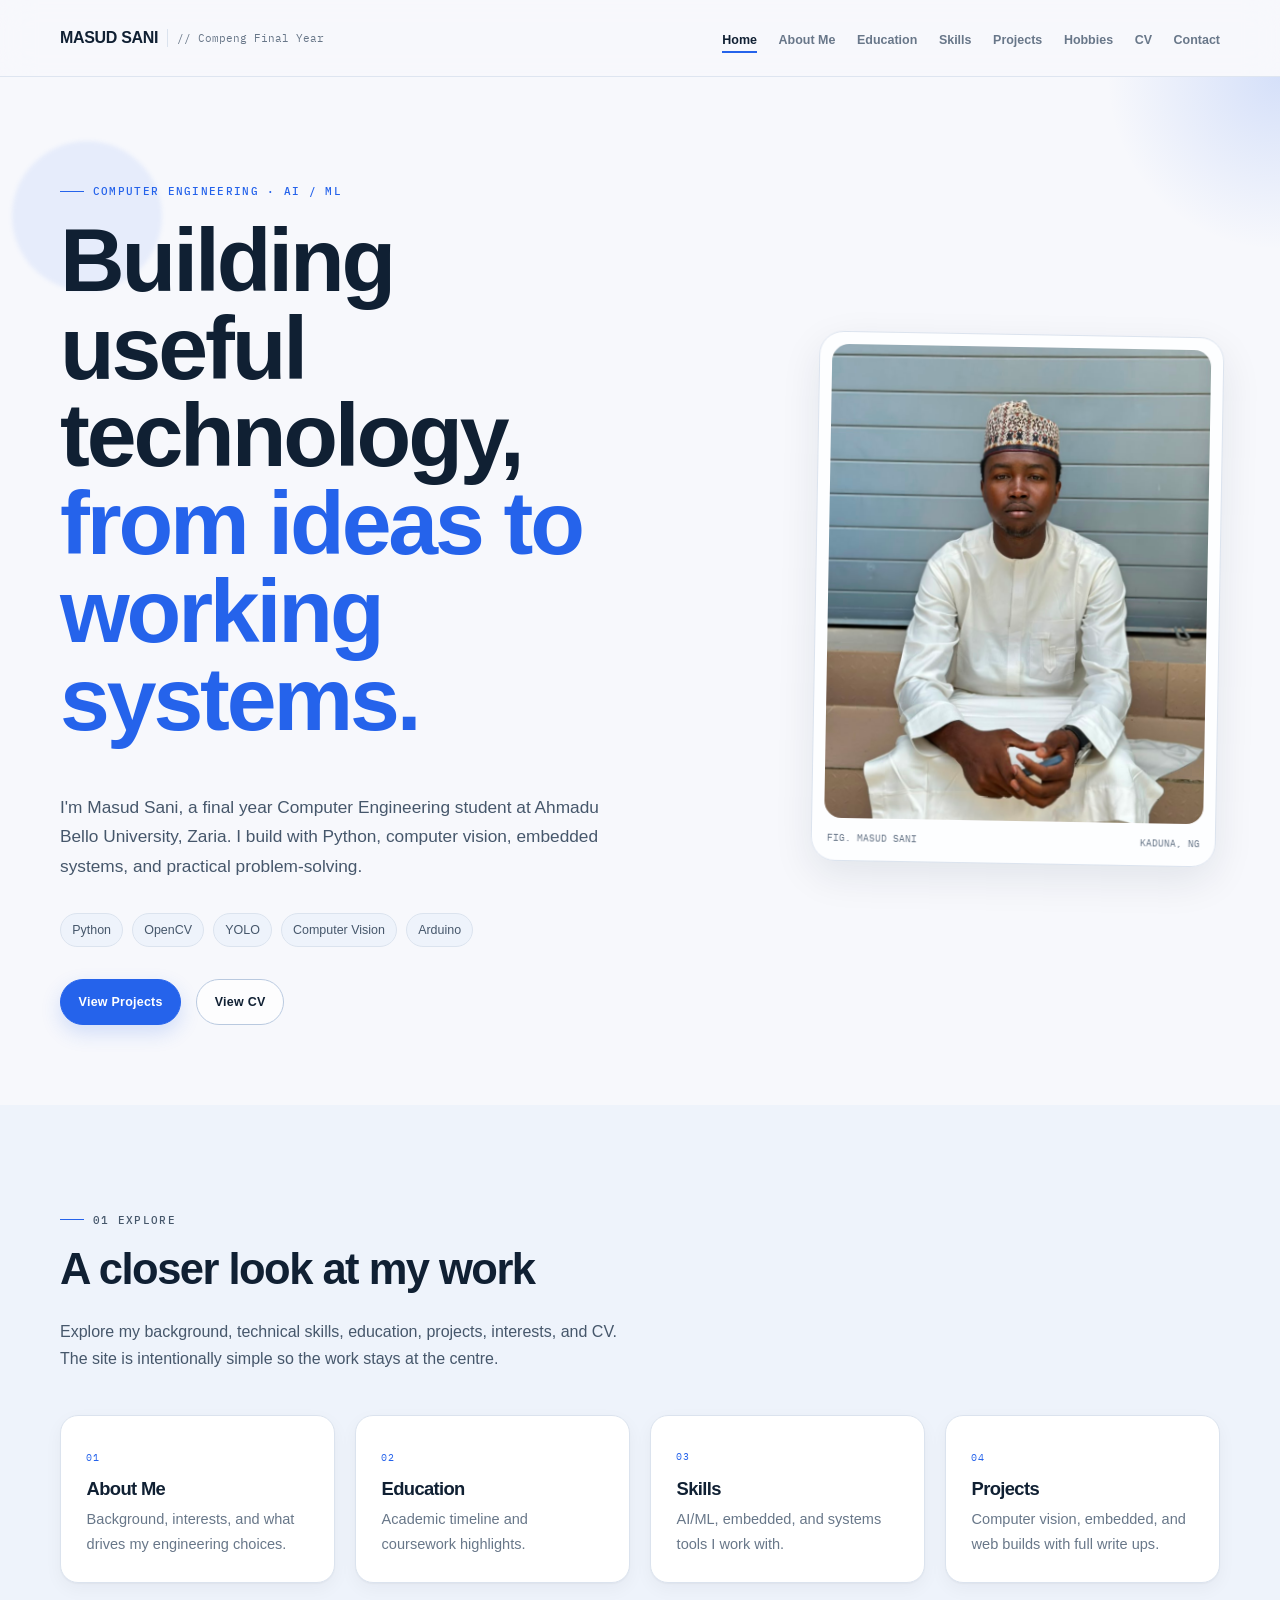
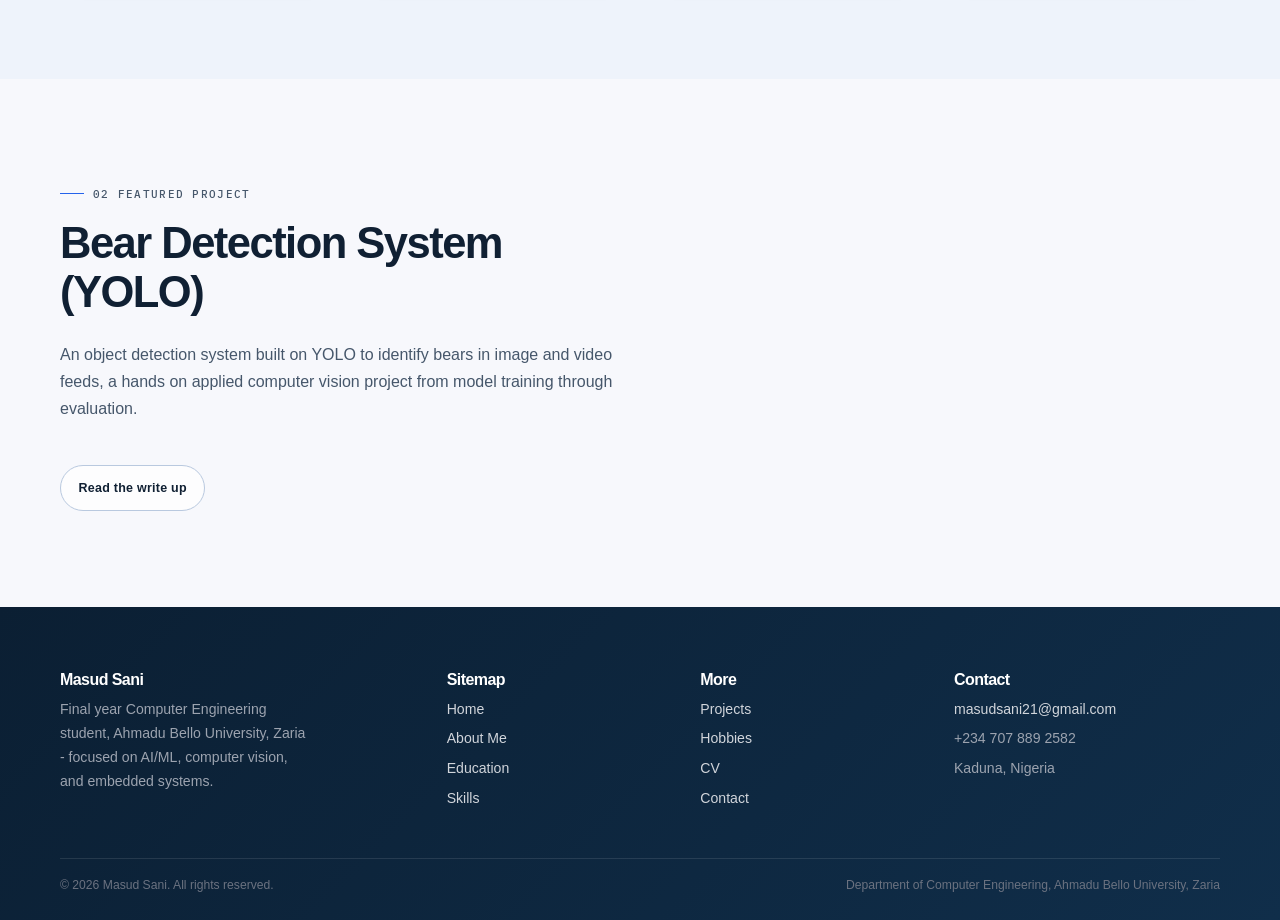
<file: index.html>
<!DOCTYPE html>
<html lang="en">
<head>
  <meta charset="UTF-8">
  <meta name="viewport" content="width=device-width, initial-scale=1.0">
  <title>Home &middot; Masud Sani</title>
  <meta name="description" content="Portfolio of Masud Sani, final year Computer Engineering student at Ahmadu Bello University, Zaria.">
  <link rel="preconnect" href="https://fonts.googleapis.com">
  <link href="https://fonts.googleapis.com/css2?family=Space+Grotesk:wght@500;600;700&family=IBM+Plex+Sans:wght@400;500;600&family=IBM+Plex+Mono:wght@400;500&display=swap" rel="stylesheet">
  <link rel="stylesheet" href="assets/css/style.css">
  <script type="application/ld+json">
  {
    "@context": "https://schema.org",
    "@type": "Person",
    "name": "Masud Sani",
    "jobTitle": "Final Year Computer Engineering Student",
    "affiliation": {
      "@type": "CollegeOrUniversity",
      "name": "Ahmadu Bello University, Zaria"
    },
    "email": "mailto:masudsani21@gmail.com",
    "url": "index.html",
    "sameAs": ["https://ng.linkedin.com/in/masud-sani-94875034b", "https://github.com/engrmasudsani"],
    "knowsAbout": ["Artificial Intelligence", "Machine Learning", "Computer Vision", "Embedded Systems", "Computer Maintenance"]
  }
  </script>
</head>
<body>
  <a class="skip-link" href="#main">Skip to content</a>
  <header class="site-header">
    <div class="header-inner">
      <a class="brand" href="index.html"><strong>MASUD SANI</strong><span class="brand-id">// Compeng Final Year</span></a>
      <input type="checkbox" id="nav-toggle">
      <label class="nav-toggle-label" for="nav-toggle">MENU</label>
      <nav class="pinstrip" aria-label="Primary">
        <ul>
        <li><a href="index.html" aria-current="page">Home</a></li>
        <li><a href="about.html">About Me</a></li>
        <li><a href="education.html">Education</a></li>
        <li><a href="skills.html">Skills</a></li>
        <li><a href="projects.html">Projects</a></li>
        <li><a href="hobbies.html">Hobbies</a></li>
        <li><a href="cv.html">CV</a></li>
        <li><a href="contact.html">Contact</a></li>
        </ul>
      </nav>
    </div>
  </header>
  <main id="main">
    <section class="hero blueprint registration">
      <div class="reg-marks"><span class="tl"></span><span class="tr"></span><span class="bl"></span><span class="br"></span></div>
      <div class="wrap hero-grid">
        <div>
          <p class="eyebrow">Computer Engineering · AI / ML</p>
          <h1>Building useful technology, <span class="accent">from ideas to working systems.</span></h1>
          <p class="lede">I'm Masud Sani, a final year Computer Engineering student at Ahmadu Bello University, Zaria. I build with Python, computer vision, embedded systems, and practical problem-solving.</p>
          <ul class="trace-list">
            <li>Python</li><li>OpenCV</li><li>YOLO</li><li>Computer Vision</li><li>Arduino</li>
          </ul>
          <a class="btn solid" href="projects.html">View Projects</a>
          <a class="btn ghost-light" href="cv.html">View CV</a>
        </div>
        <div class="figure-panel">
          <div class="chip has-photo"><img src="assets/images/profile.jpg" alt="Portrait of Masud Sani"></div>
          <div class="figure-caption"><span>FIG. MASUD SANI</span><span>KADUNA, NG</span></div>
        </div>
      </div>
    </section>

    <section class="block on-paper">
      <div class="wrap">
        <div class="section-head">
          <p class="eyebrow">01 Explore</p>
          <h2>A closer look at my work</h2>
          <p>Explore my background, technical skills, education, projects, interests, and CV. The site is intentionally simple so the work stays at the centre.</p>
        </div>
        <div class="grid cols-4">
          <div class="card"><span class="tag">01</span><h3>About Me</h3><p>Background, interests, and what drives my engineering choices.</p></div>
          <div class="card"><span class="tag">02</span><h3>Education</h3><p>Academic timeline and coursework highlights.</p></div>
          <div class="card"><span class="tag">03</span><h3>Skills</h3><p>AI/ML, embedded, and systems tools I work with.</p></div>
          <div class="card"><span class="tag">04</span><h3>Projects</h3><p>Computer vision, embedded, and web builds with full write ups.</p></div>
        </div>
      </div>
    </section>

    <section class="block on-navy blueprint">
      <div class="wrap">
        <div class="section-head">
          <p class="eyebrow">02 Featured Project</p>
          <h2>Bear Detection System (YOLO)</h2>
          <p>An object detection system built on YOLO to identify bears in image and video feeds, a hands on applied computer vision project from model training through evaluation.</p>
        </div>
        <a class="btn ghost-light" href="projects.html#prj-002">Read the write up</a>
      </div>
    </section>
  </main>
  <footer class="site-footer">
    <div class="wrap">
      <div class="footer-grid">
        <div>
          <h4>Masud Sani</h4>
          <p style="max-width:32ch;color:var(--text-muted-light);font-size:.88rem;">Final year Computer Engineering student, Ahmadu Bello University, Zaria - focused on AI/ML, computer vision, and embedded systems.</p>
        </div>
        <div>
          <h4>Sitemap</h4>
          <ul>
            <li><a href="index.html">Home</a></li>
            <li><a href="about.html">About Me</a></li>
            <li><a href="education.html">Education</a></li>
            <li><a href="skills.html">Skills</a></li>
          </ul>
        </div>
        <div>
          <h4>More</h4>
          <ul>
            <li><a href="projects.html">Projects</a></li>
            <li><a href="hobbies.html">Hobbies</a></li>
            <li><a href="cv.html">CV</a></li>
            <li><a href="contact.html">Contact</a></li>
          </ul>
        </div>
        <div>
          <h4>Contact</h4>
          <ul>
            <li><a href="mailto:masudsani21@gmail.com">masudsani21@gmail.com</a></li>
            <li>+234 707 889 2582</li>
            <li>Kaduna, Nigeria</li>
          </ul>
        </div>
      </div>
      <div class="footer-bottom">
        <span>&copy; 2026 Masud Sani. All rights reserved.</span>
        <span>Department of Computer Engineering, Ahmadu Bello University, Zaria</span>
      </div>
    </div>
  </footer>
</body>
</html>
</file>
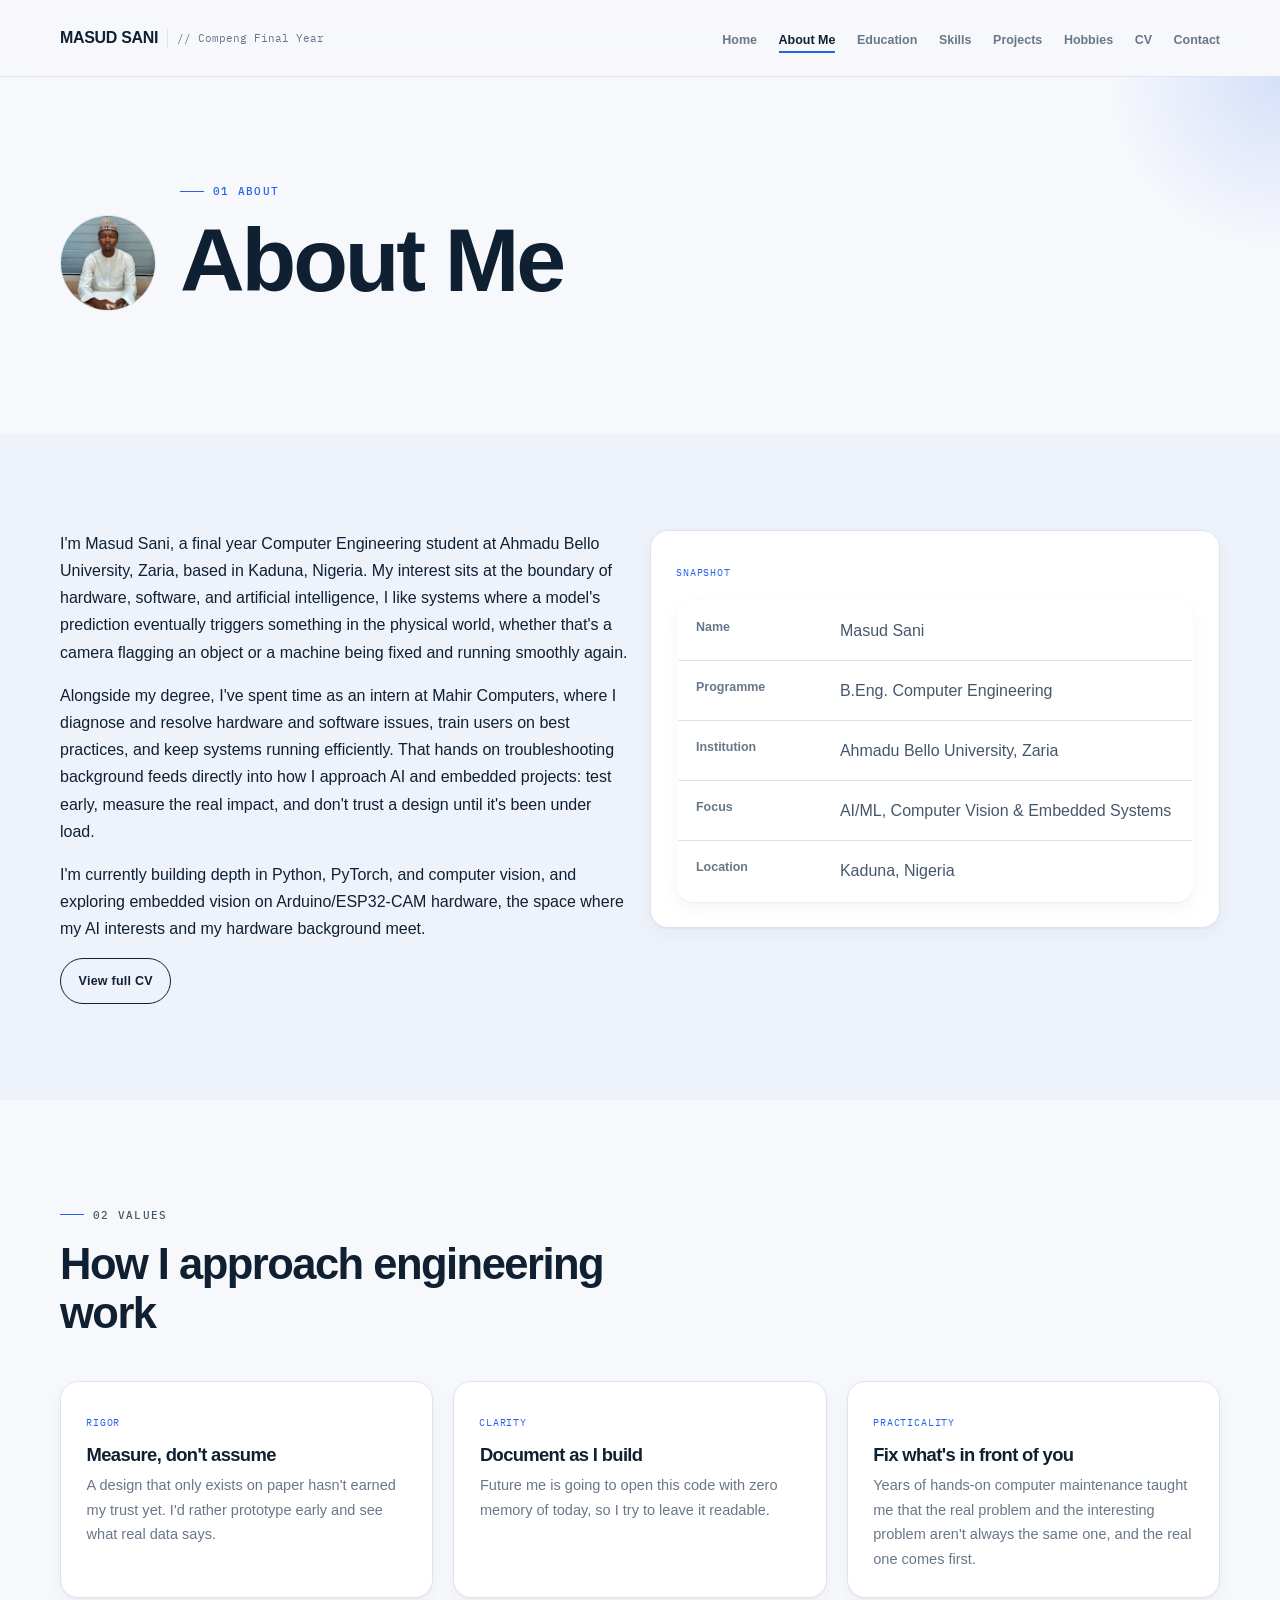
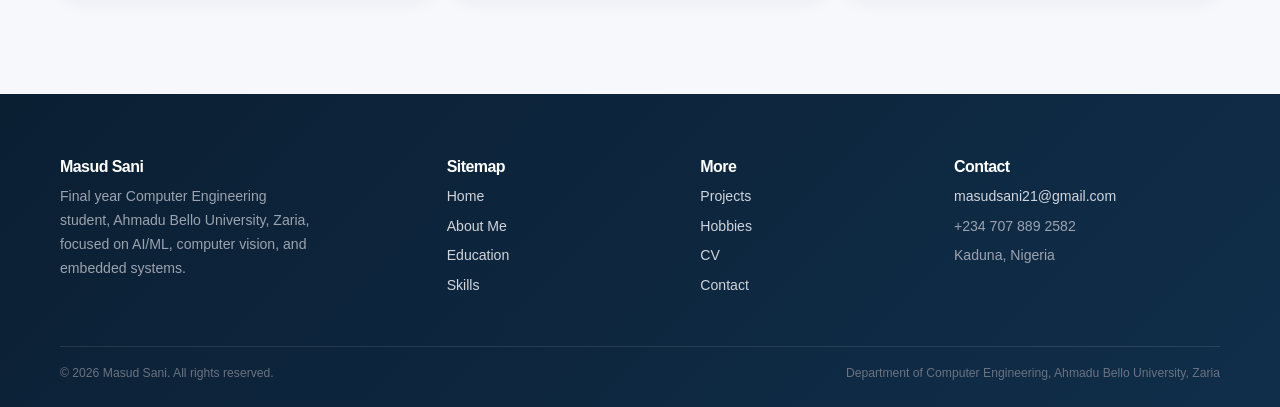
<file: about.html>
<!DOCTYPE html>
<html lang="en">
<head>
  <meta charset="UTF-8">
  <meta name="viewport" content="width=device-width, initial-scale=1.0">
  <title>About Me &middot; Masud Sani</title>
  <meta name="description" content="About Masud Sani, final year Computer Engineering student.">
  <link rel="preconnect" href="https://fonts.googleapis.com">
  <link href="https://fonts.googleapis.com/css2?family=Space+Grotesk:wght@500;600;700&family=IBM+Plex+Sans:wght@400;500;600&family=IBM+Plex+Mono:wght@400;500&display=swap" rel="stylesheet">
  <link rel="stylesheet" href="assets/css/style.css">
</head>
<body>
  <a class="skip-link" href="#main">Skip to content</a>
  <header class="site-header">
    <div class="header-inner">
      <a class="brand" href="index.html"><strong>MASUD SANI</strong><span class="brand-id">// Compeng Final Year</span></a>
      <input type="checkbox" id="nav-toggle">
      <label class="nav-toggle-label" for="nav-toggle">MENU</label>
      <nav class="pinstrip" aria-label="Primary">
        <ul>
        <li><a href="index.html">Home</a></li>
        <li><a href="about.html" aria-current="page">About Me</a></li>
        <li><a href="education.html">Education</a></li>
        <li><a href="skills.html">Skills</a></li>
        <li><a href="projects.html">Projects</a></li>
        <li><a href="hobbies.html">Hobbies</a></li>
        <li><a href="cv.html">CV</a></li>
        <li><a href="contact.html">Contact</a></li>
        </ul>
      </nav>
    </div>
  </header>
  <main id="main">
    <section class="hero blueprint registration" style="padding:3.5rem 0;">
      <div class="reg-marks"><span class="tl"></span><span class="tr"></span><span class="bl"></span><span class="br"></span></div>
      <div class="wrap" style="display:flex;align-items:center;gap:1.5rem;flex-wrap:wrap;">
        <div class="portrait-sm"><img src="assets/images/profile.jpg" alt="Portrait of Masud Sani"></div>
        <div>
          <p class="eyebrow">01 About</p>
          <h1 style="max-width:20ch;">About Me</h1>
        </div>
      </div>
    </section>
    <section class="block on-paper">
      <div class="wrap grid cols-2" style="align-items:start;">
        <div>
          <p>I'm Masud Sani, a final year Computer Engineering student at Ahmadu Bello University, Zaria, based in Kaduna, Nigeria. My interest sits at the boundary of hardware, software, and artificial intelligence, I like systems where a model's prediction eventually triggers something in the physical world, whether that's a camera flagging an object or a machine being fixed and running smoothly again.</p>
          <p>Alongside my degree, I've spent time as an intern at Mahir Computers, where I diagnose and resolve hardware and software issues, train users on best practices, and keep systems running efficiently. That hands on troubleshooting background feeds directly into how I approach AI and embedded projects: test early, measure the real impact, and don't trust a design until it's been under load.</p>
          <p>I'm currently building depth in Python, PyTorch, and computer vision, and exploring embedded vision on Arduino/ESP32-CAM hardware, the space where my AI interests and my hardware background meet.</p>
          <a class="btn" href="cv.html">View full CV</a>
        </div>
        <div class="card">
          <span class="tag">Snapshot</span>
          <table class="datasheet" style="margin-top:1rem;">
            <tr><th>Name</th><td>Masud Sani</td></tr>
            <tr><th>Programme</th><td>B.Eng. Computer Engineering</td></tr>
            <tr><th>Institution</th><td>Ahmadu Bello University, Zaria</td></tr>
            <tr><th>Focus</th><td>AI/ML, Computer Vision & Embedded Systems</td></tr>
            <tr><th>Location</th><td>Kaduna, Nigeria</td></tr>
          </table>
        </div>
      </div>
    </section>
    <section class="block on-paper-2">
      <div class="wrap">
        <div class="section-head">
          <p class="eyebrow">02 Values</p>
          <h2>How I approach engineering work</h2>
        </div>
        <div class="grid cols-3">
          <div class="card"><span class="tag">Rigor</span><h3>Measure, don't assume</h3><p>A design that only exists on paper hasn't earned my trust yet. I'd rather prototype early and see what real data says.</p></div>
          <div class="card"><span class="tag">Clarity</span><h3>Document as I build</h3><p>Future me is going to open this code with zero memory of today, so I try to leave it readable.</p></div>
          <div class="card"><span class="tag">Practicality</span><h3>Fix what's in front of you</h3><p>Years of hands-on computer maintenance taught me that the real problem and the interesting problem aren't always the same one, and the real one comes first.</p></div>
        </div>
      </div>
    </section>
  </main>
  <footer class="site-footer">
    <div class="wrap">
      <div class="footer-grid">
        <div>
          <h4>Masud Sani</h4>
          <p style="max-width:32ch;color:var(--text-muted-light);font-size:.88rem;">Final year Computer Engineering student, Ahmadu Bello University, Zaria, focused on AI/ML, computer vision, and embedded systems.</p>
        </div>
        <div>
          <h4>Sitemap</h4>
          <ul>
            <li><a href="index.html">Home</a></li>
            <li><a href="about.html">About Me</a></li>
            <li><a href="education.html">Education</a></li>
            <li><a href="skills.html">Skills</a></li>
          </ul>
        </div>
        <div>
          <h4>More</h4>
          <ul>
            <li><a href="projects.html">Projects</a></li>
            <li><a href="hobbies.html">Hobbies</a></li>
            <li><a href="cv.html">CV</a></li>
            <li><a href="contact.html">Contact</a></li>
          </ul>
        </div>
        <div>
          <h4>Contact</h4>
          <ul>
            <li><a href="mailto:masudsani21@gmail.com">masudsani21@gmail.com</a></li>
            <li>+234 707 889 2582</li>
            <li>Kaduna, Nigeria</li>
          </ul>
        </div>
      </div>
      <div class="footer-bottom">
        <span>&copy; 2026 Masud Sani. All rights reserved.</span>
        <span>Department of Computer Engineering, Ahmadu Bello University, Zaria</span>
      </div>
    </div>
  </footer>
</body>
</html>
</file>
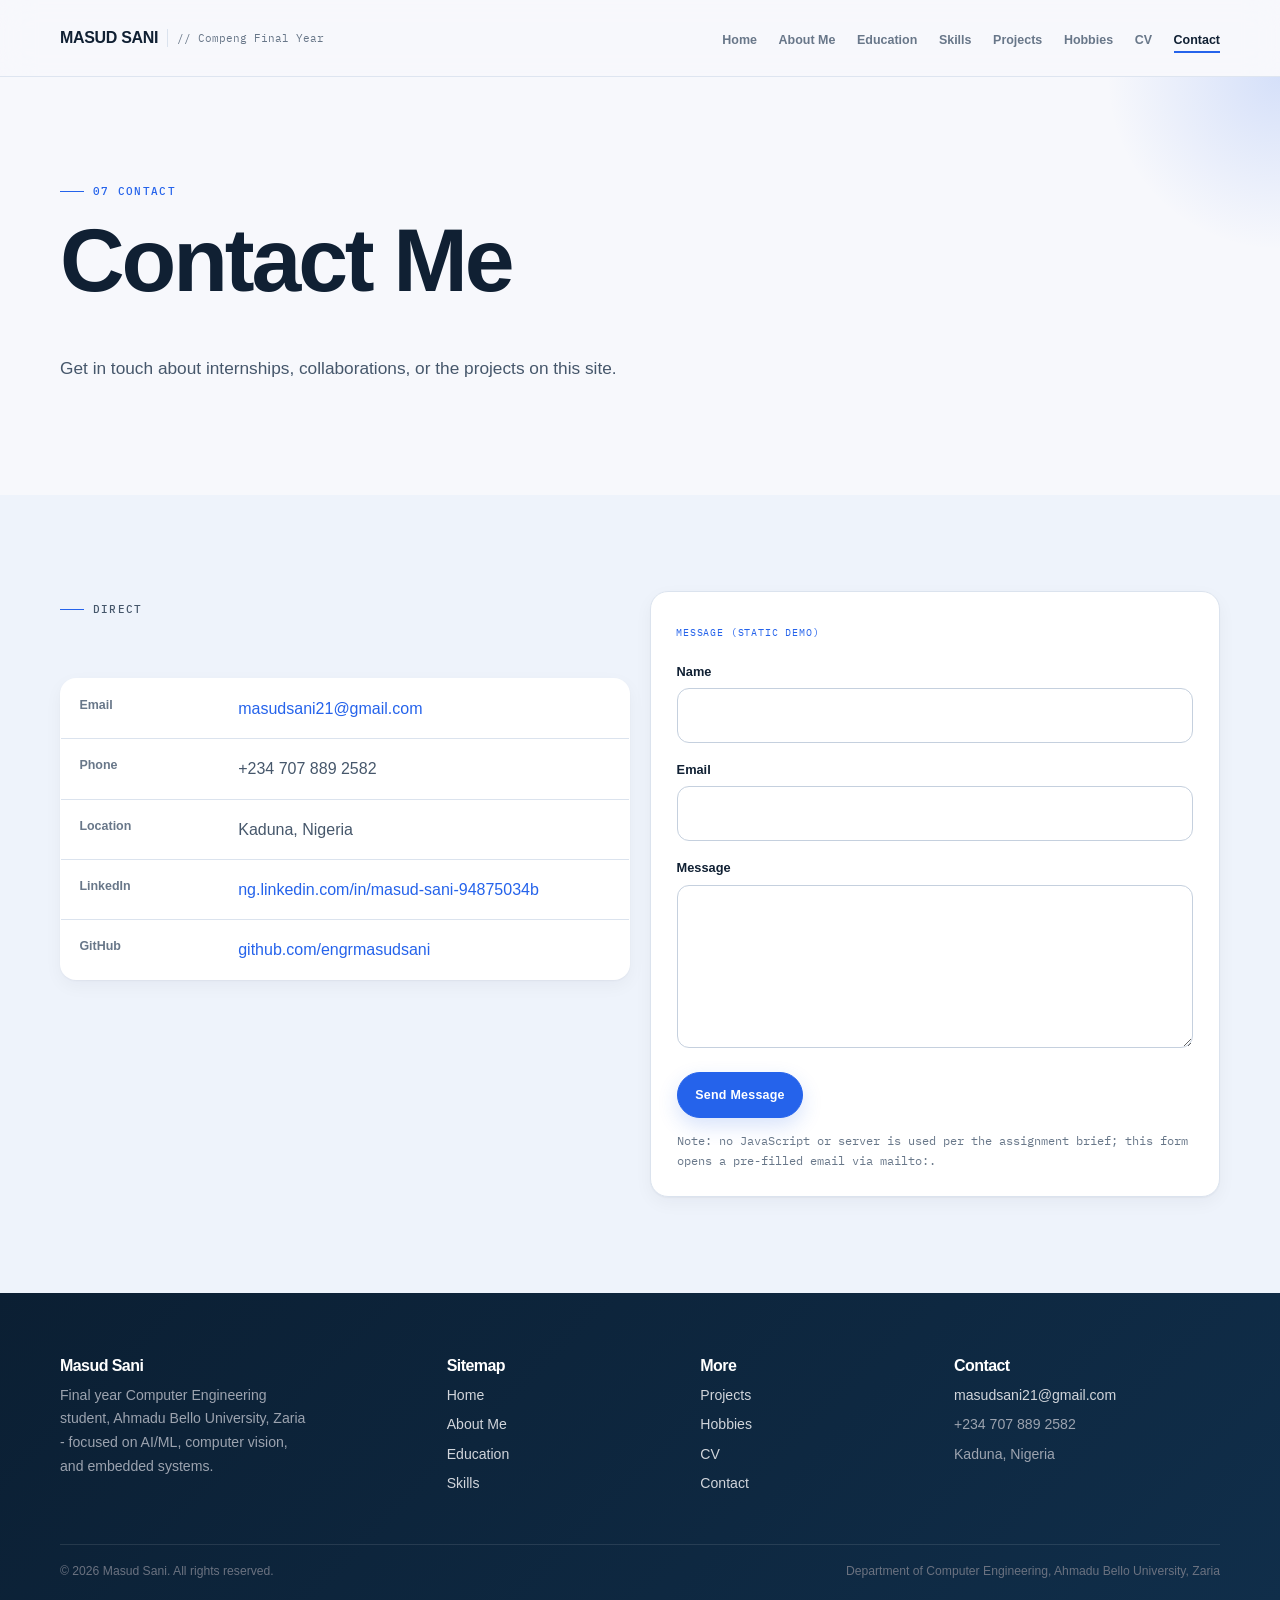
<file: contact.html>
<!DOCTYPE html>
<html lang="en">
<head>
  <meta charset="UTF-8">
  <meta name="viewport" content="width=device-width, initial-scale=1.0">
  <title>Contact &middot; Masud Sani</title>
  <meta name="description" content="Contact details for Masud Sani, final year Computer Engineering student.">
  <link rel="preconnect" href="https://fonts.googleapis.com">
  <link href="https://fonts.googleapis.com/css2?family=Space+Grotesk:wght@500;600;700&family=IBM+Plex+Sans:wght@400;500;600&family=IBM+Plex+Mono:wght@400;500&display=swap" rel="stylesheet">
  <link rel="stylesheet" href="assets/css/style.css">
  <script type="application/ld+json">
  {
    "@context": "https://schema.org",
    "@type": "ContactPage",
    "about": {
      "@type": "Person",
      "name": "Masud Sani",
      "email": "mailto:masudsani21@gmail.com",
      "telephone": "+234 707 889 2582",
      "address": {
        "@type": "PostalAddress",
        "addressLocality": "Kaduna",
        "addressCountry": "NG"
      },
      "sameAs": ["https://ng.linkedin.com/in/masud-sani-94875034b", "https://github.com/engrmasudsani"]
    }
  }
  </script>
</head>
<body>
  <a class="skip-link" href="#main">Skip to content</a>
  <header class="site-header">
    <div class="header-inner">
      <a class="brand" href="index.html"><strong>MASUD SANI</strong><span class="brand-id">// Compeng Final Year</span></a>
      <input type="checkbox" id="nav-toggle">
      <label class="nav-toggle-label" for="nav-toggle">MENU</label>
      <nav class="pinstrip" aria-label="Primary">
        <ul>
        <li><a href="index.html">Home</a></li>
        <li><a href="about.html">About Me</a></li>
        <li><a href="education.html">Education</a></li>
        <li><a href="skills.html">Skills</a></li>
        <li><a href="projects.html">Projects</a></li>
        <li><a href="hobbies.html">Hobbies</a></li>
        <li><a href="cv.html">CV</a></li>
        <li><a href="contact.html" aria-current="page">Contact</a></li>
        </ul>
      </nav>
    </div>
  </header>
  <main id="main">
    <section class="hero blueprint registration" style="padding:3.5rem 0;">
      <div class="reg-marks"><span class="tl"></span><span class="tr"></span><span class="bl"></span><span class="br"></span></div>
      <div class="wrap">
        <p class="eyebrow">07 Contact</p>
        <h1 style="max-width:22ch;">Contact Me</h1>
        <p class="lede">Get in touch about internships, collaborations, or the projects on this site.</p>
      </div>
    </section>
    <section class="block on-paper">
      <div class="wrap grid cols-2" style="align-items:start;">
        <div>
          <div class="section-head"><p class="eyebrow">Direct</p></div>
          <table class="datasheet">
            <tr><th>Email</th><td><a href="mailto:masudsani21@gmail.com">masudsani21@gmail.com</a></td></tr>
            <tr><th>Phone</th><td>+234 707 889 2582</td></tr>
            <tr><th>Location</th><td>Kaduna, Nigeria</td></tr>
            <tr><th>LinkedIn</th><td><a href="https://ng.linkedin.com/in/masud-sani-94875034b">ng.linkedin.com/in/masud-sani-94875034b</a></td></tr>
            <tr><th>GitHub</th><td><a href="https://github.com/engrmasudsani">github.com/engrmasudsani</a></td></tr>
          </table>
        </div>
        <div class="card">
          <span class="tag">Message (static demo)</span>
          <form action="mailto:masudsani21@gmail.com" method="post" enctype="text/plain" style="margin-top:1rem;">
            <div class="field"><label for="name">Name</label><input type="text" id="name" name="name" required></div>
            <div class="field"><label for="email">Email</label><input type="email" id="email" name="email" required></div>
            <div class="field"><label for="message">Message</label><textarea id="message" name="message" rows="5" required></textarea></div>
            <button type="submit" class="btn solid">Send Message</button>
          </form>
          <p style="font-family:var(--f-mono);font-size:.72rem;color:var(--text-muted-dark);margin-top:.8rem;">Note: no JavaScript or server is used per the assignment brief; this form opens a pre-filled email via mailto:.</p>
        </div>
      </div>
    </section>
  </main>
  <footer class="site-footer">
    <div class="wrap">
      <div class="footer-grid">
        <div>
          <h4>Masud Sani</h4>
          <p style="max-width:32ch;color:var(--text-muted-light);font-size:.88rem;">Final year Computer Engineering student, Ahmadu Bello University, Zaria - focused on AI/ML, computer vision, and embedded systems.</p>
        </div>
        <div>
          <h4>Sitemap</h4>
          <ul>
            <li><a href="index.html">Home</a></li>
            <li><a href="about.html">About Me</a></li>
            <li><a href="education.html">Education</a></li>
            <li><a href="skills.html">Skills</a></li>
          </ul>
        </div>
        <div>
          <h4>More</h4>
          <ul>
            <li><a href="projects.html">Projects</a></li>
            <li><a href="hobbies.html">Hobbies</a></li>
            <li><a href="cv.html">CV</a></li>
            <li><a href="contact.html">Contact</a></li>
          </ul>
        </div>
        <div>
          <h4>Contact</h4>
          <ul>
            <li><a href="mailto:masudsani21@gmail.com">masudsani21@gmail.com</a></li>
            <li>+234 707 889 2582</li>
            <li>Kaduna, Nigeria</li>
          </ul>
        </div>
      </div>
      <div class="footer-bottom">
        <span>&copy; 2026 Masud Sani. All rights reserved.</span>
        <span>Department of Computer Engineering, Ahmadu Bello University, Zaria</span>
      </div>
    </div>
  </footer>
</body>
</html>
</file>
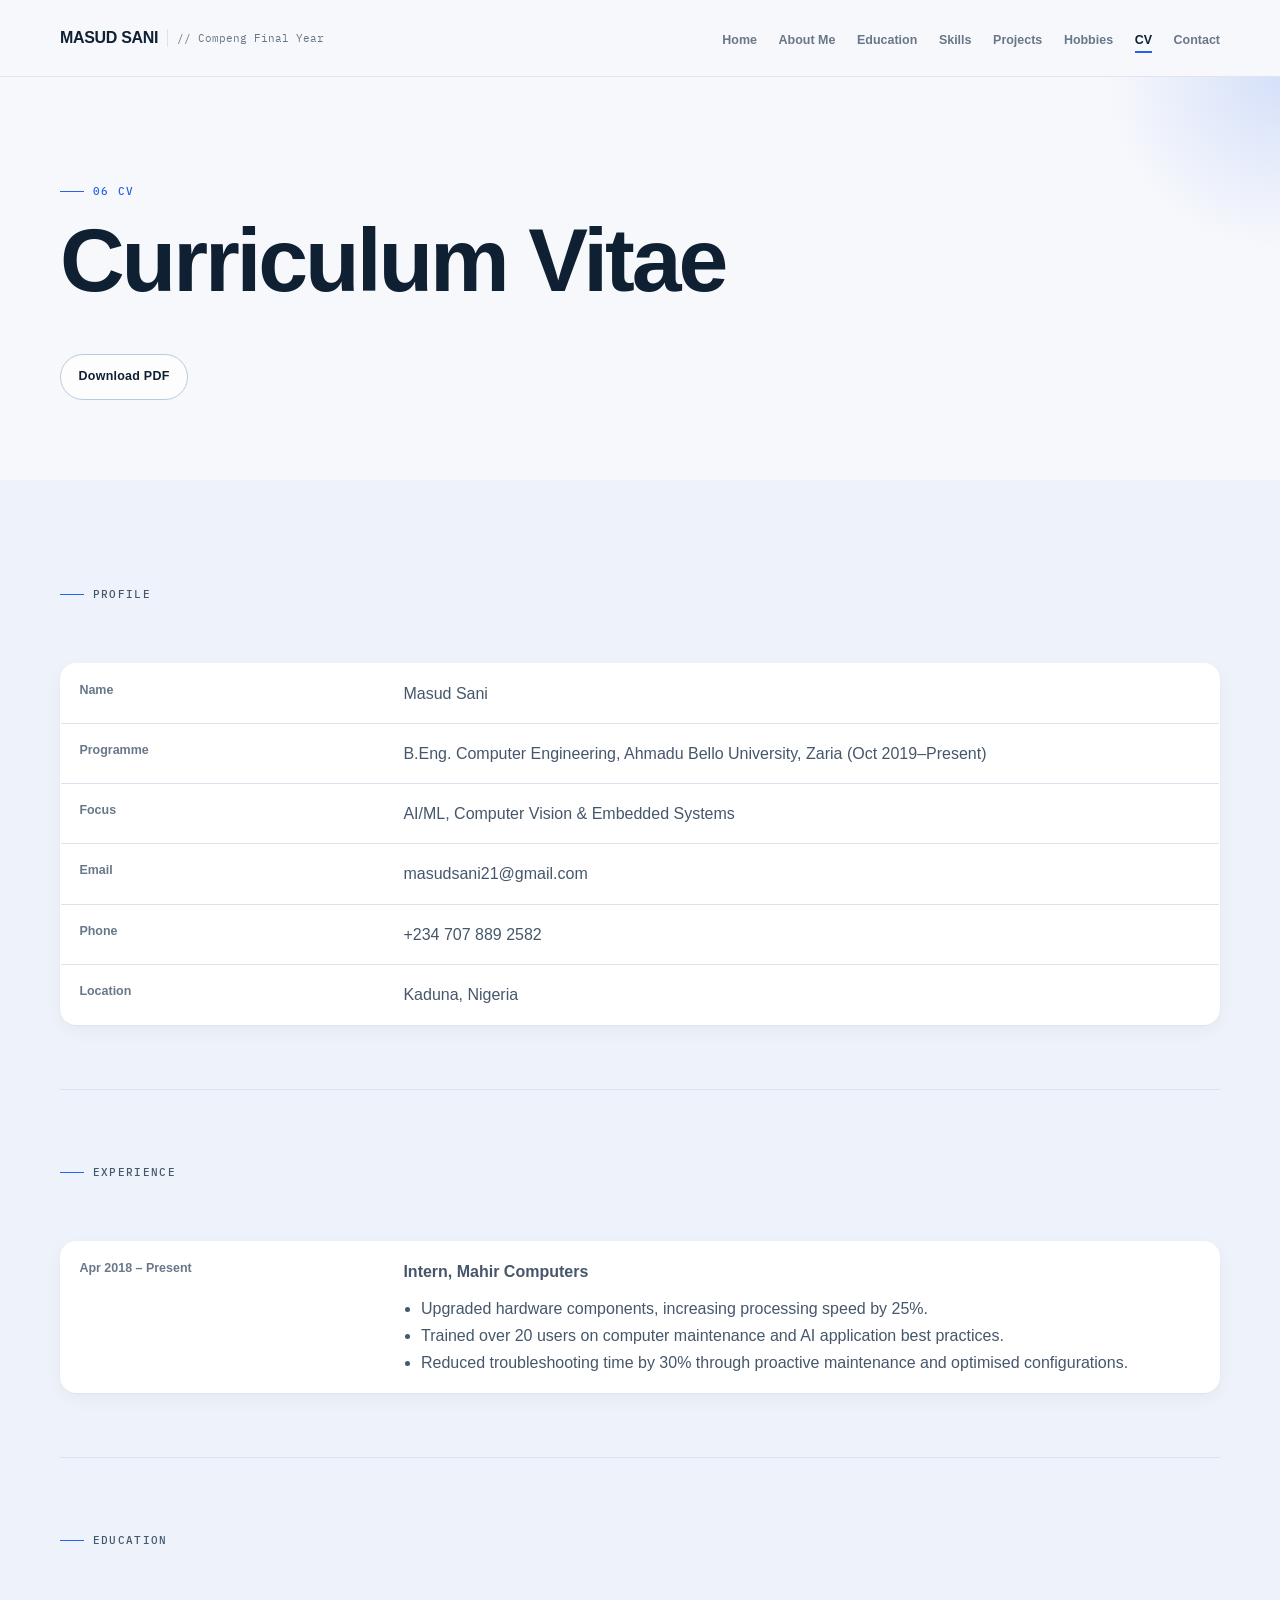
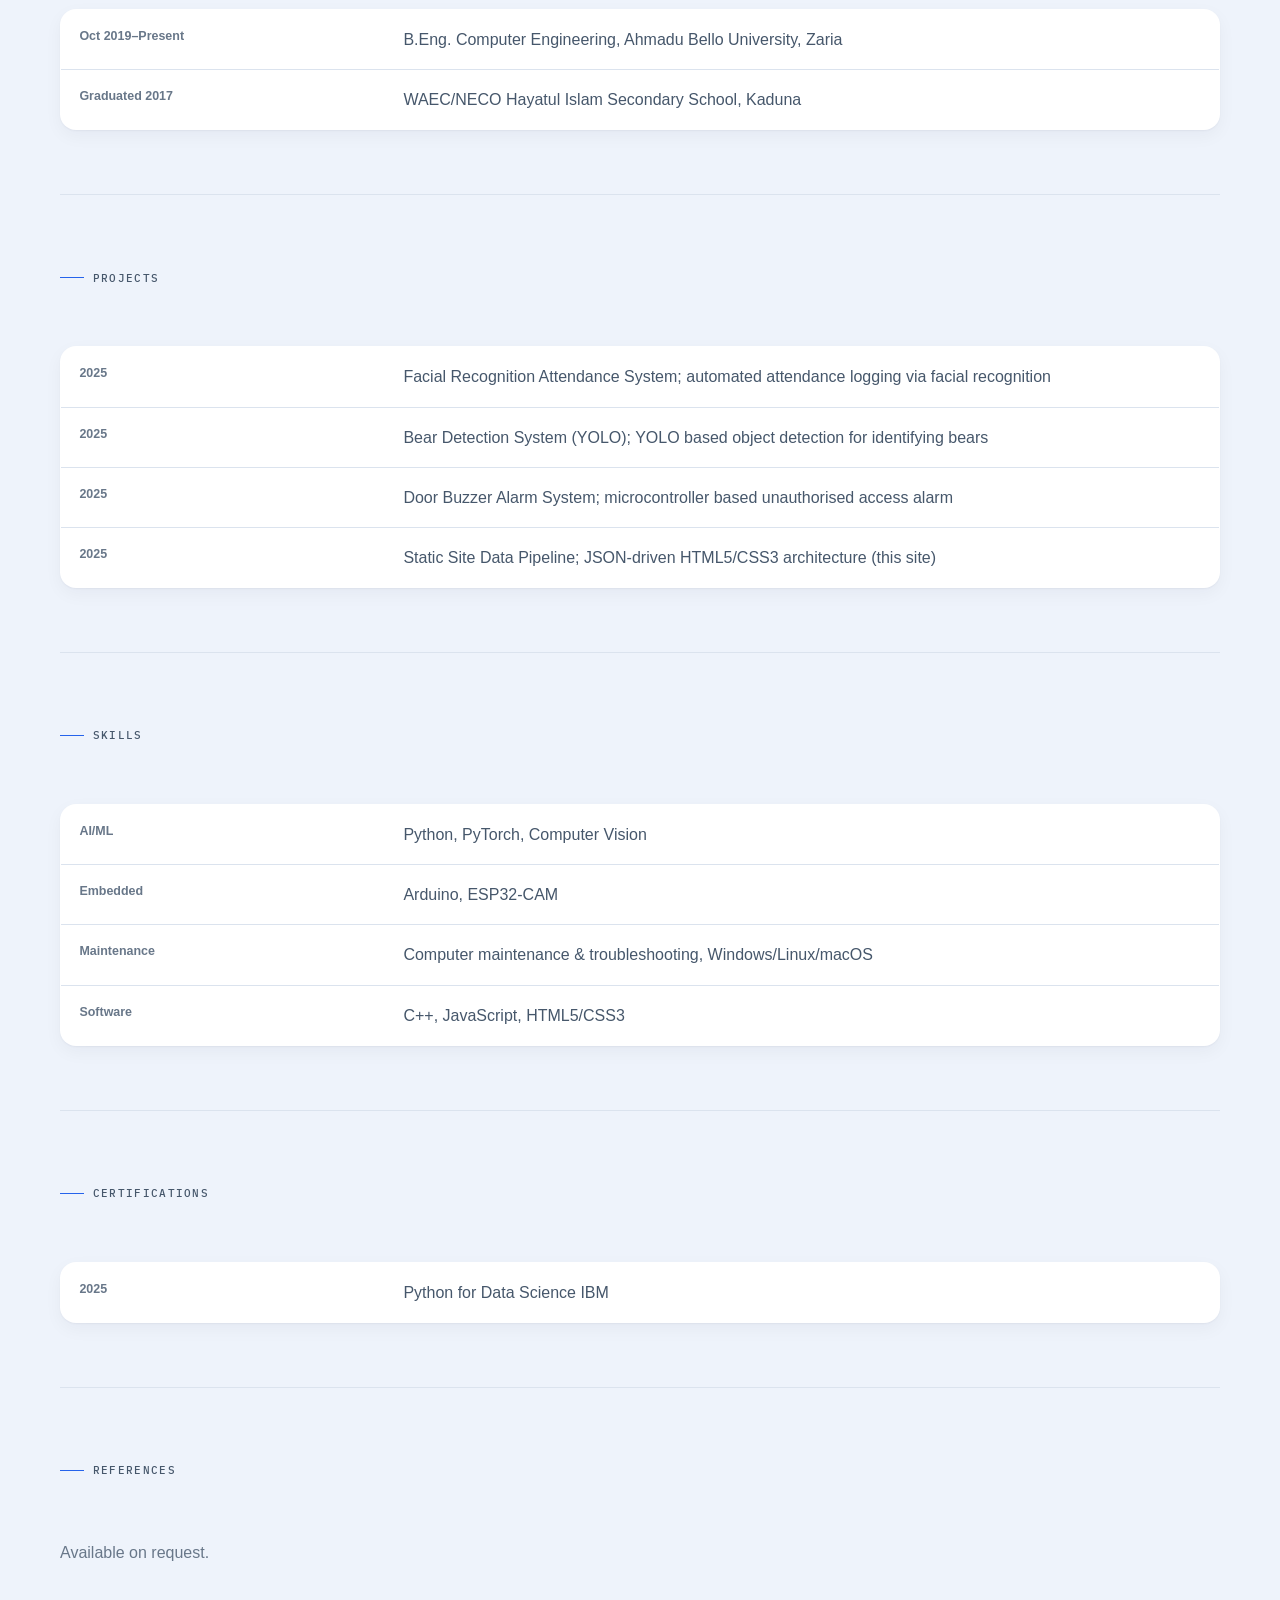
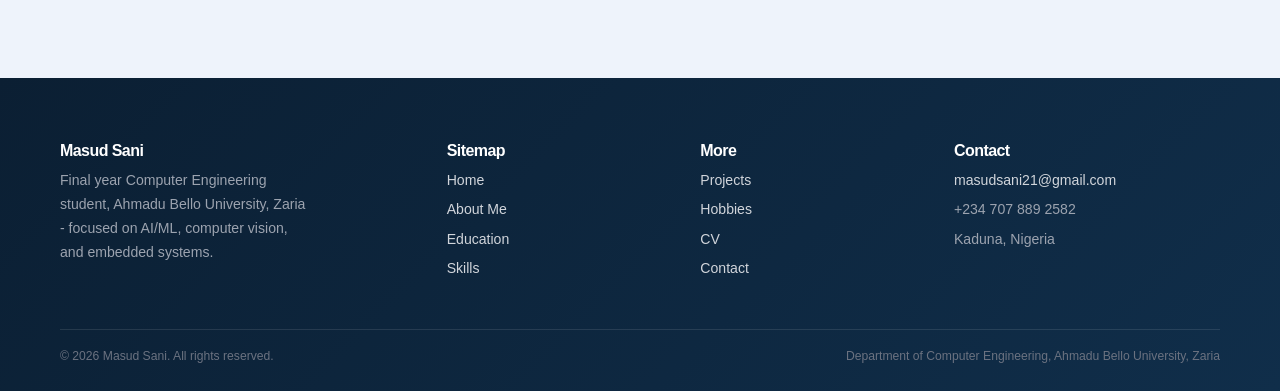
<file: cv.html>
<!DOCTYPE html>
<html lang="en">
<head>
  <meta charset="UTF-8">
  <meta name="viewport" content="width=device-width, initial-scale=1.0">
  <title>CV &middot; Masud Sani</title>
  <meta name="description" content="Curriculum Vitae of Masud Sani, final year Computer Engineering student.">
  <link rel="preconnect" href="https://fonts.googleapis.com">
  <link href="https://fonts.googleapis.com/css2?family=Space+Grotesk:wght@500;600;700&family=IBM+Plex+Sans:wght@400;500;600&family=IBM+Plex+Mono:wght@400;500&display=swap" rel="stylesheet">
  <link rel="stylesheet" href="assets/css/style.css">
</head>
<body>
  <a class="skip-link" href="#main">Skip to content</a>
  <header class="site-header">
    <div class="header-inner">
      <a class="brand" href="index.html"><strong>MASUD SANI</strong><span class="brand-id">// Compeng Final Year</span></a>
      <input type="checkbox" id="nav-toggle">
      <label class="nav-toggle-label" for="nav-toggle">MENU</label>
      <nav class="pinstrip" aria-label="Primary">
        <ul>
        <li><a href="index.html">Home</a></li>
        <li><a href="about.html">About Me</a></li>
        <li><a href="education.html">Education</a></li>
        <li><a href="skills.html">Skills</a></li>
        <li><a href="projects.html">Projects</a></li>
        <li><a href="hobbies.html">Hobbies</a></li>
        <li><a href="cv.html" aria-current="page">CV</a></li>
        <li><a href="contact.html">Contact</a></li>
        </ul>
      </nav>
    </div>
  </header>
  <main id="main">
    <section class="hero blueprint registration" style="padding:3.5rem 0;">
      <div class="reg-marks"><span class="tl"></span><span class="tr"></span><span class="bl"></span><span class="br"></span></div>
      <div class="wrap">
        <p class="eyebrow">06 CV</p>
        <h1 style="max-width:22ch;">Curriculum Vitae</h1>
        <a class="btn ghost-light" href="assets/files/MasudSani_CV.pdf" download>Download PDF</a>
      </div>
    </section>
    <section class="block on-paper">
      <div class="wrap">
        <div class="section-head"><p class="eyebrow">Profile</p></div>
        <table class="datasheet">
          <tr><th>Name</th><td>Masud Sani</td></tr>
          <tr><th>Programme</th><td>B.Eng. Computer Engineering, Ahmadu Bello University, Zaria (Oct 2019&ndash;Present)</td></tr>
          <tr><th>Focus</th><td>AI/ML, Computer Vision & Embedded Systems</td></tr>
          <tr><th>Email</th><td>masudsani21@gmail.com</td></tr>
          <tr><th>Phone</th><td>+234 707 889 2582</td></tr>
          <tr><th>Location</th><td>Kaduna, Nigeria</td></tr>
        </table>
        <hr class="rule">
        <div class="section-head"><p class="eyebrow">Experience</p></div>
        <table class="datasheet">
          <tr><th>Apr 2018 – Present</th><td><strong>Intern, Mahir Computers</strong>
            <ul style="margin:.6rem 0 0;padding-left:1.1rem;"><li>Upgraded hardware components, increasing processing speed by 25%.</li><li>Trained over 20 users on computer maintenance and AI application best practices.</li><li>Reduced troubleshooting time by 30% through proactive maintenance and optimised configurations.</li></ul>
          </td></tr>
        </table>
        <hr class="rule">
        <div class="section-head"><p class="eyebrow">Education</p></div>
        <table class="datasheet">
          <tr><th>Oct 2019&ndash;Present</th><td>B.Eng. Computer Engineering, Ahmadu Bello University, Zaria</td></tr>
          <tr><th>Graduated 2017</th><td>WAEC/NECO Hayatul Islam Secondary School, Kaduna</td></tr>
        </table>
        <hr class="rule">
        <div class="section-head"><p class="eyebrow">Projects</p></div>
        <table class="datasheet">
          <tr><th>2025</th><td>Facial Recognition Attendance System; automated attendance logging via facial recognition</td></tr>
          <tr><th>2025</th><td>Bear Detection System (YOLO); YOLO based object detection for identifying bears</td></tr>
          <tr><th>2025</th><td>Door Buzzer Alarm System; microcontroller based unauthorised access alarm</td></tr>
          <tr><th>2025</th><td>Static Site Data Pipeline; JSON-driven HTML5/CSS3 architecture (this site)</td></tr>
        </table>
        <hr class="rule">
        <div class="section-head"><p class="eyebrow">Skills</p></div>
        <table class="datasheet">
          <tr><th>AI/ML</th><td>Python, PyTorch, Computer Vision</td></tr>
          <tr><th>Embedded</th><td>Arduino, ESP32-CAM</td></tr>
          <tr><th>Maintenance</th><td>Computer maintenance &amp; troubleshooting, Windows/Linux/macOS</td></tr>
          <tr><th>Software</th><td>C++, JavaScript, HTML5/CSS3</td></tr>
        </table>
        <hr class="rule">
        <div class="section-head"><p class="eyebrow">Certifications</p></div>
        <table class="datasheet">
          <tr><th>2025</th><td>Python for Data Science IBM</td></tr>
        </table>
        <hr class="rule">
        <div class="section-head"><p class="eyebrow">References</p></div>
        <p style="color:var(--text-muted-dark);">Available on request.</p>
      </div>
    </section>
  </main>
  <footer class="site-footer">
    <div class="wrap">
      <div class="footer-grid">
        <div>
          <h4>Masud Sani</h4>
          <p style="max-width:32ch;color:var(--text-muted-light);font-size:.88rem;">Final year Computer Engineering student, Ahmadu Bello University, Zaria - focused on AI/ML, computer vision, and embedded systems.</p>
        </div>
        <div>
          <h4>Sitemap</h4>
          <ul>
            <li><a href="index.html">Home</a></li>
            <li><a href="about.html">About Me</a></li>
            <li><a href="education.html">Education</a></li>
            <li><a href="skills.html">Skills</a></li>
          </ul>
        </div>
        <div>
          <h4>More</h4>
          <ul>
            <li><a href="projects.html">Projects</a></li>
            <li><a href="hobbies.html">Hobbies</a></li>
            <li><a href="cv.html">CV</a></li>
            <li><a href="contact.html">Contact</a></li>
          </ul>
        </div>
        <div>
          <h4>Contact</h4>
          <ul>
            <li><a href="mailto:masudsani21@gmail.com">masudsani21@gmail.com</a></li>
            <li>+234 707 889 2582</li>
            <li>Kaduna, Nigeria</li>
          </ul>
        </div>
      </div>
      <div class="footer-bottom">
        <span>&copy; 2026 Masud Sani. All rights reserved.</span>
        <span>Department of Computer Engineering, Ahmadu Bello University, Zaria</span>
      </div>
    </div>
  </footer>
</body>
</html>
</file>
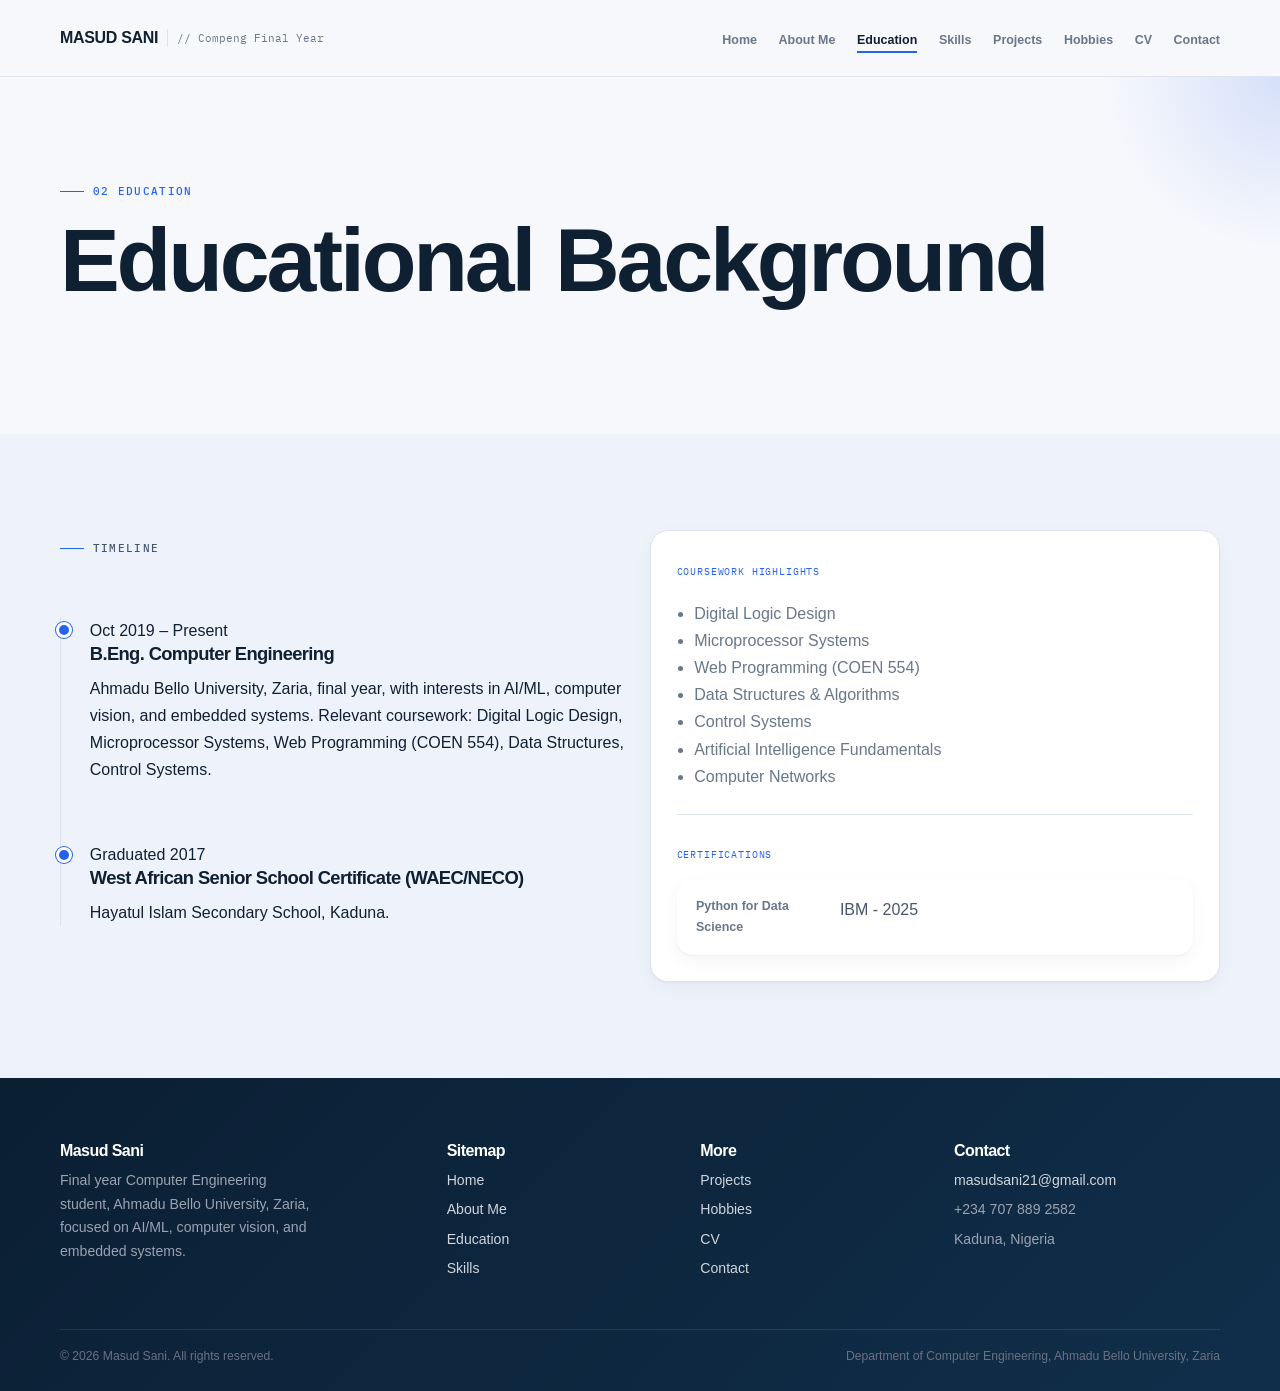
<file: education.html>
<!DOCTYPE html>
<html lang="en">
<head>
  <meta charset="UTF-8">
  <meta name="viewport" content="width=device-width, initial-scale=1.0">
  <title>Education &middot; Masud Sani</title>
  <meta name="description" content="Educational background and academic timeline of Masud Sani.">
  <link rel="preconnect" href="https://fonts.googleapis.com">
  <link href="https://fonts.googleapis.com/css2?family=Space+Grotesk:wght@500;600;700&family=IBM+Plex+Sans:wght@400;500;600&family=IBM+Plex+Mono:wght@400;500&display=swap" rel="stylesheet">
  <link rel="stylesheet" href="assets/css/style.css">
  <script type="application/ld+json">
  {
    "@context": "https://schema.org",
    "@type": "Person",
    "name": "Masud Sani",
    "alumniOf": [
      {
        "@type": "CollegeOrUniversity",
        "name": "Ahmadu Bello University, Zaria",
        "sameAs": "https://www.abu.edu.ng"
      },
      {
        "@type": "HighSchool",
        "name": "Hayatul Islam Secondary School, Kaduna"
      }
    ]
  }
  </script>
</head>
<body>
  <a class="skip-link" href="#main">Skip to content</a>
  <header class="site-header">
    <div class="header-inner">
      <a class="brand" href="index.html"><strong>MASUD SANI</strong><span class="brand-id">// Compeng Final Year</span></a>
      <input type="checkbox" id="nav-toggle">
      <label class="nav-toggle-label" for="nav-toggle">MENU</label>
      <nav class="pinstrip" aria-label="Primary">
        <ul>
        <li><a href="index.html">Home</a></li>
        <li><a href="about.html">About Me</a></li>
        <li><a href="education.html" aria-current="page">Education</a></li>
        <li><a href="skills.html">Skills</a></li>
        <li><a href="projects.html">Projects</a></li>
        <li><a href="hobbies.html">Hobbies</a></li>
        <li><a href="cv.html">CV</a></li>
        <li><a href="contact.html">Contact</a></li>
        </ul>
      </nav>
    </div>
  </header>
  <main id="main">
    <section class="hero blueprint registration" style="padding:3.5rem 0;">
      <div class="reg-marks"><span class="tl"></span><span class="tr"></span><span class="bl"></span><span class="br"></span></div>
      <div class="wrap">
        <p class="eyebrow">02 Education</p>
        <h1 style="max-width:22ch;">Educational Background</h1>
      </div>
    </section>
    <section class="block on-paper">
      <div class="wrap grid cols-2" style="align-items:start;">
        <div>
          <div class="section-head"><p class="eyebrow">Timeline</p></div>
          <div class="timeline">
            <div class="item">
              <span class="when">Oct 2019 &ndash; Present</span>
              <h3>B.Eng. Computer Engineering</h3>
              <p>Ahmadu Bello University, Zaria, final year, with interests in AI/ML, computer vision, and embedded systems. Relevant coursework: Digital Logic Design, Microprocessor Systems, Web Programming (COEN 554), Data Structures, Control Systems.</p>
            </div>
            <div class="item">
              <span class="when">Graduated 2017</span>
              <h3>West African Senior School Certificate (WAEC/NECO)</h3>
              <p>Hayatul Islam Secondary School, Kaduna.</p>
            </div>
          </div>
        </div>
        <div class="card">
          <span class="tag">Coursework Highlights</span>
          <ul style="padding-left:1.1rem;color:var(--text-muted-dark);">
            <li>Digital Logic Design</li>
            <li>Microprocessor Systems</li>
            <li>Web Programming (COEN 554)</li>
            <li>Data Structures &amp; Algorithms</li>
            <li>Control Systems</li>
            <li>Artificial Intelligence Fundamentals</li>
            <li>Computer Networks</li>
          </ul>
          <hr class="rule" style="margin:1.5rem 0;">
          <span class="tag">Certifications</span>
          <table class="datasheet" style="margin-top:.8rem;">
            <tr><th>Python for Data Science</th><td>IBM - 2025</td></tr>
          </table>
        </div>
      </div>
    </section>
  </main>
  <footer class="site-footer">
    <div class="wrap">
      <div class="footer-grid">
        <div>
          <h4>Masud Sani</h4>
          <p style="max-width:32ch;color:var(--text-muted-light);font-size:.88rem;">Final year Computer Engineering student, Ahmadu Bello University, Zaria, focused on AI/ML, computer vision, and embedded systems.</p>
        </div>
        <div>
          <h4>Sitemap</h4>
          <ul>
            <li><a href="index.html">Home</a></li>
            <li><a href="about.html">About Me</a></li>
            <li><a href="education.html">Education</a></li>
            <li><a href="skills.html">Skills</a></li>
          </ul>
        </div>
        <div>
          <h4>More</h4>
          <ul>
            <li><a href="projects.html">Projects</a></li>
            <li><a href="hobbies.html">Hobbies</a></li>
            <li><a href="cv.html">CV</a></li>
            <li><a href="contact.html">Contact</a></li>
          </ul>
        </div>
        <div>
          <h4>Contact</h4>
          <ul>
            <li><a href="mailto:masudsani21@gmail.com">masudsani21@gmail.com</a></li>
            <li>+234 707 889 2582</li>
            <li>Kaduna, Nigeria</li>
          </ul>
        </div>
      </div>
      <div class="footer-bottom">
        <span>&copy; 2026 Masud Sani. All rights reserved.</span>
        <span>Department of Computer Engineering, Ahmadu Bello University, Zaria</span>
      </div>
    </div>
  </footer>
</body>
</html>
</file>
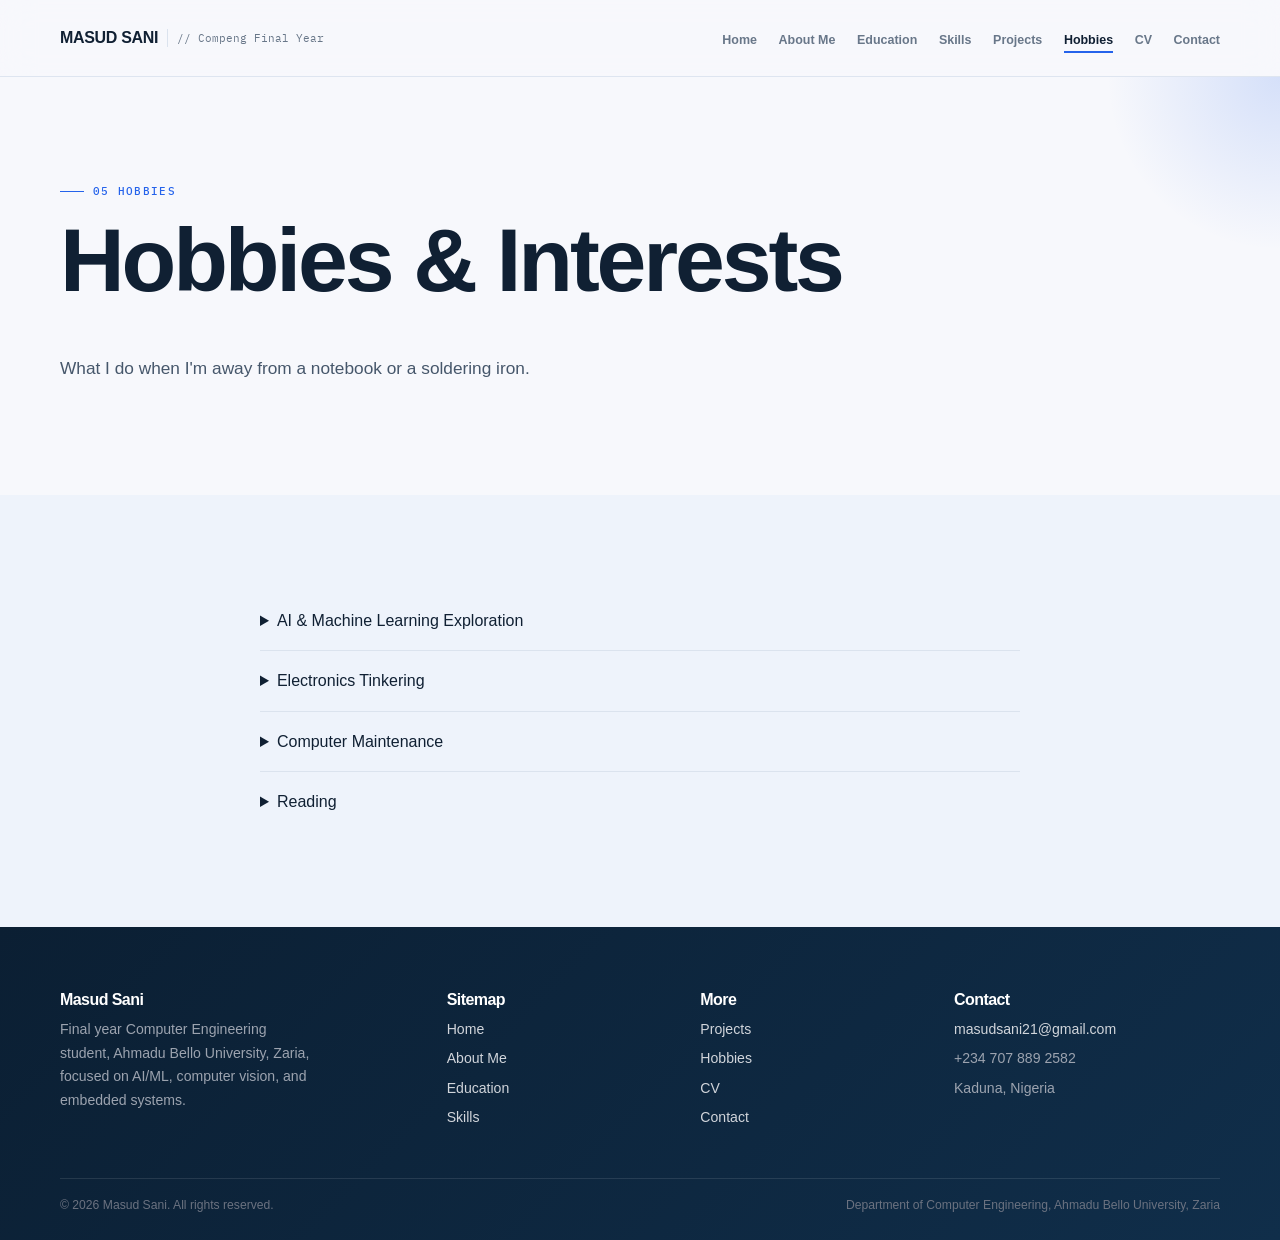
<file: hobbies.html>
<!DOCTYPE html>
<html lang="en">
<head>
  <meta charset="UTF-8">
  <meta name="viewport" content="width=device-width, initial-scale=1.0">
  <title>Hobbies &middot; Masud Sani</title>
  <meta name="description" content="Hobbies and interests of Masud Sani.">
  <link rel="preconnect" href="https://fonts.googleapis.com">
  <link href="https://fonts.googleapis.com/css2?family=Space+Grotesk:wght@500;600;700&family=IBM+Plex+Sans:wght@400;500;600&family=IBM+Plex+Mono:wght@400;500&display=swap" rel="stylesheet">
  <link rel="stylesheet" href="assets/css/style.css">
</head>
<body>
  <a class="skip-link" href="#main">Skip to content</a>
  <header class="site-header">
    <div class="header-inner">
      <a class="brand" href="index.html"><strong>MASUD SANI</strong><span class="brand-id">// Compeng Final Year</span></a>
      <input type="checkbox" id="nav-toggle">
      <label class="nav-toggle-label" for="nav-toggle">MENU</label>
      <nav class="pinstrip" aria-label="Primary">
        <ul>
        <li><a href="index.html">Home</a></li>
        <li><a href="about.html">About Me</a></li>
        <li><a href="education.html">Education</a></li>
        <li><a href="skills.html">Skills</a></li>
        <li><a href="projects.html">Projects</a></li>
        <li><a href="hobbies.html" aria-current="page">Hobbies</a></li>
        <li><a href="cv.html">CV</a></li>
        <li><a href="contact.html">Contact</a></li>
        </ul>
      </nav>
    </div>
  </header>
  <main id="main">
    <section class="hero blueprint registration" style="padding:3.5rem 0;">
      <div class="reg-marks"><span class="tl"></span><span class="tr"></span><span class="bl"></span><span class="br"></span></div>
      <div class="wrap">
        <p class="eyebrow">05 Hobbies</p>
        <h1 style="max-width:22ch;">Hobbies &amp; Interests</h1>
        <p class="lede">What I do when I'm away from a notebook or a soldering iron.</p>
      </div>
    </section>
    <section class="block on-paper">
      <div class="wrap" style="max-width:760px;">
        <div class="accordion">
          <details class="accordion-item">
            <summary>AI & Machine Learning Exploration</summary>
            <div class="panel"><p>Experimenting with computer vision and PyTorch projects outside of coursework.</p></div>
          </details>
<details class="accordion-item">
            <summary>Electronics Tinkering</summary>
            <div class="panel"><p>Building small circuits and microcontroller projects, including ESP32-CAM builds.</p></div>
          </details>
<details class="accordion-item">
            <summary>Computer Maintenance</summary>
            <div class="panel"><p>Helping friends and family diagnose and fix hardware/software issues.</p></div>
          </details>
<details class="accordion-item">
            <summary>Reading</summary>
            <div class="panel"><p>Technical blogs and articles on AI and emerging technology.</p></div>
          </details>
        </div>
      </div>
    </section>
  </main>
  <footer class="site-footer">
    <div class="wrap">
      <div class="footer-grid">
        <div>
          <h4>Masud Sani</h4>
          <p style="max-width:32ch;color:var(--text-muted-light);font-size:.88rem;">Final year Computer Engineering student, Ahmadu Bello University, Zaria, focused on AI/ML, computer vision, and embedded systems.</p>
        </div>
        <div>
          <h4>Sitemap</h4>
          <ul>
            <li><a href="index.html">Home</a></li>
            <li><a href="about.html">About Me</a></li>
            <li><a href="education.html">Education</a></li>
            <li><a href="skills.html">Skills</a></li>
          </ul>
        </div>
        <div>
          <h4>More</h4>
          <ul>
            <li><a href="projects.html">Projects</a></li>
            <li><a href="hobbies.html">Hobbies</a></li>
            <li><a href="cv.html">CV</a></li>
            <li><a href="contact.html">Contact</a></li>
          </ul>
        </div>
        <div>
          <h4>Contact</h4>
          <ul>
            <li><a href="mailto:masudsani21@gmail.com">masudsani21@gmail.com</a></li>
            <li>+234 707 889 2582</li>
            <li>Kaduna, Nigeria</li>
          </ul>
        </div>
      </div>
      <div class="footer-bottom">
        <span>&copy; 2026 Masud Sani. All rights reserved.</span>
        <span>Department of Computer Engineering, Ahmadu Bello University, Zaria</span>
      </div>
    </div>
  </footer>
</body>
</html>
</file>
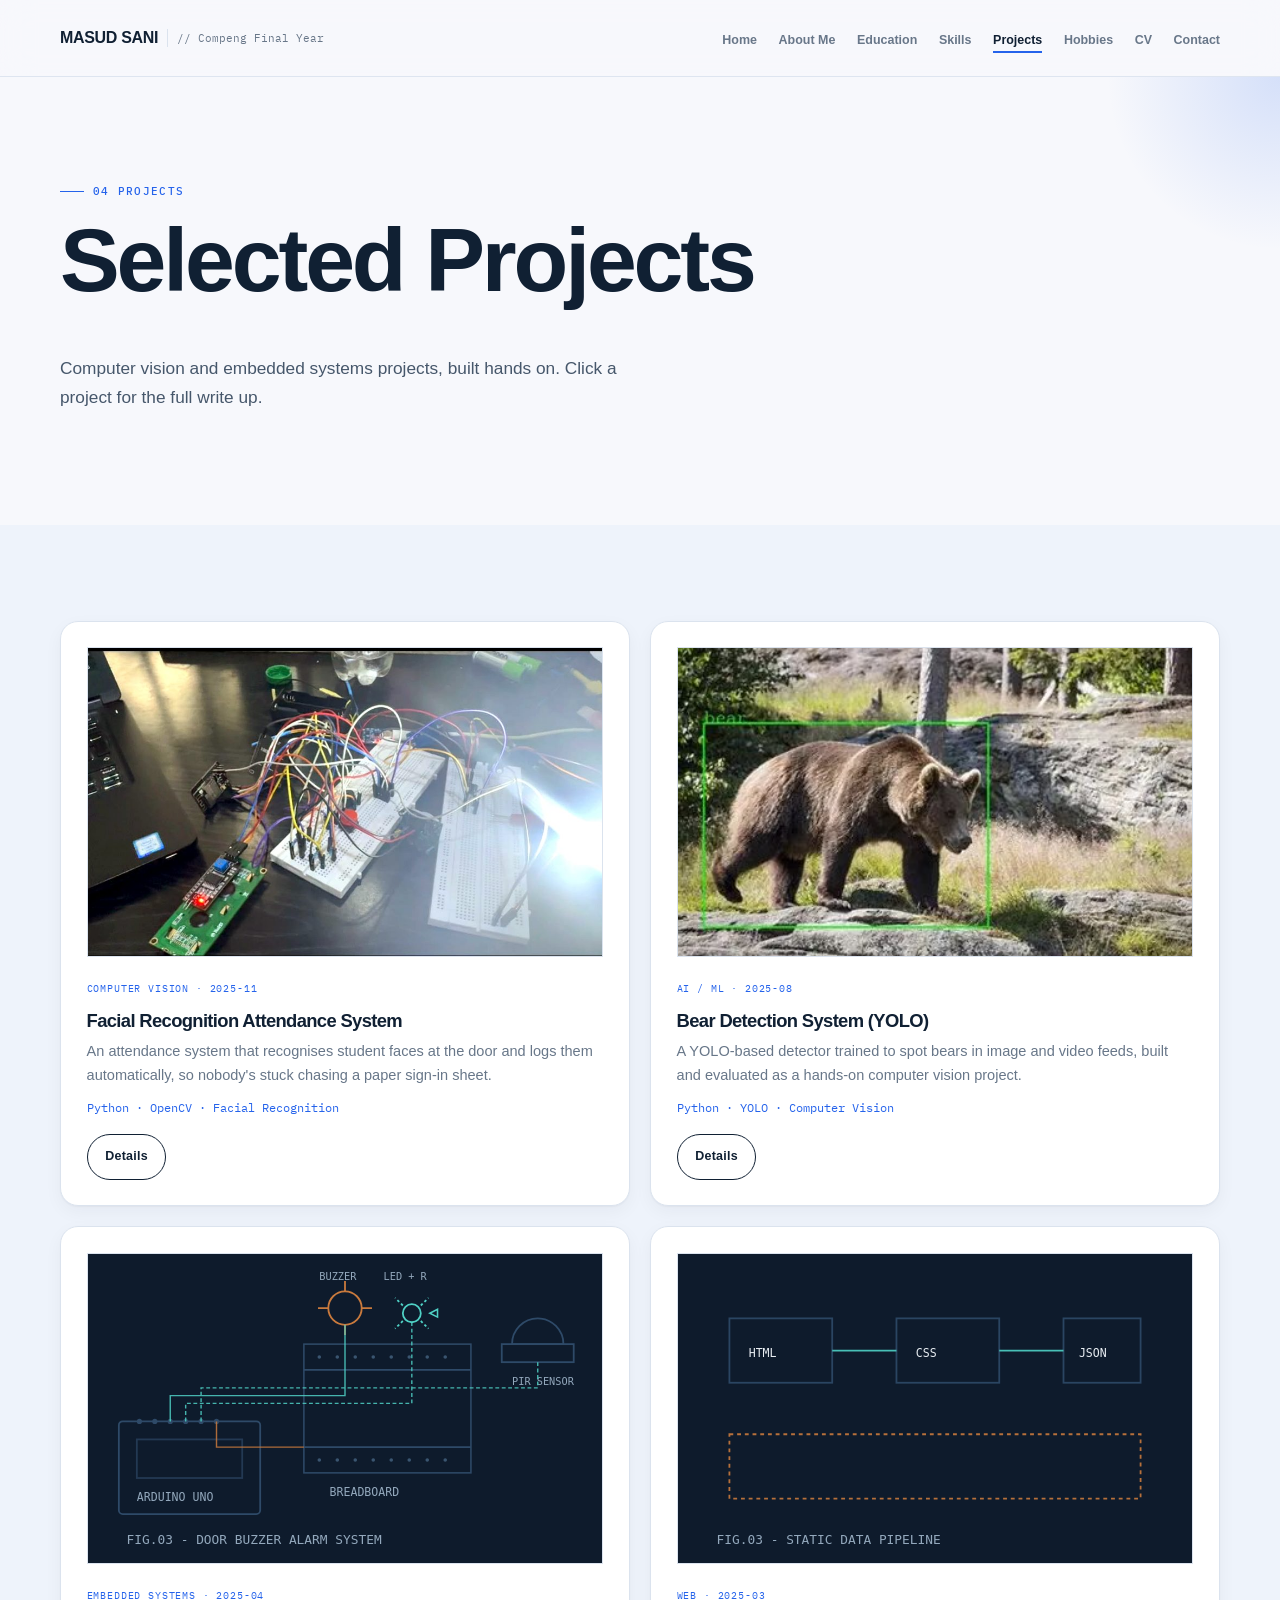
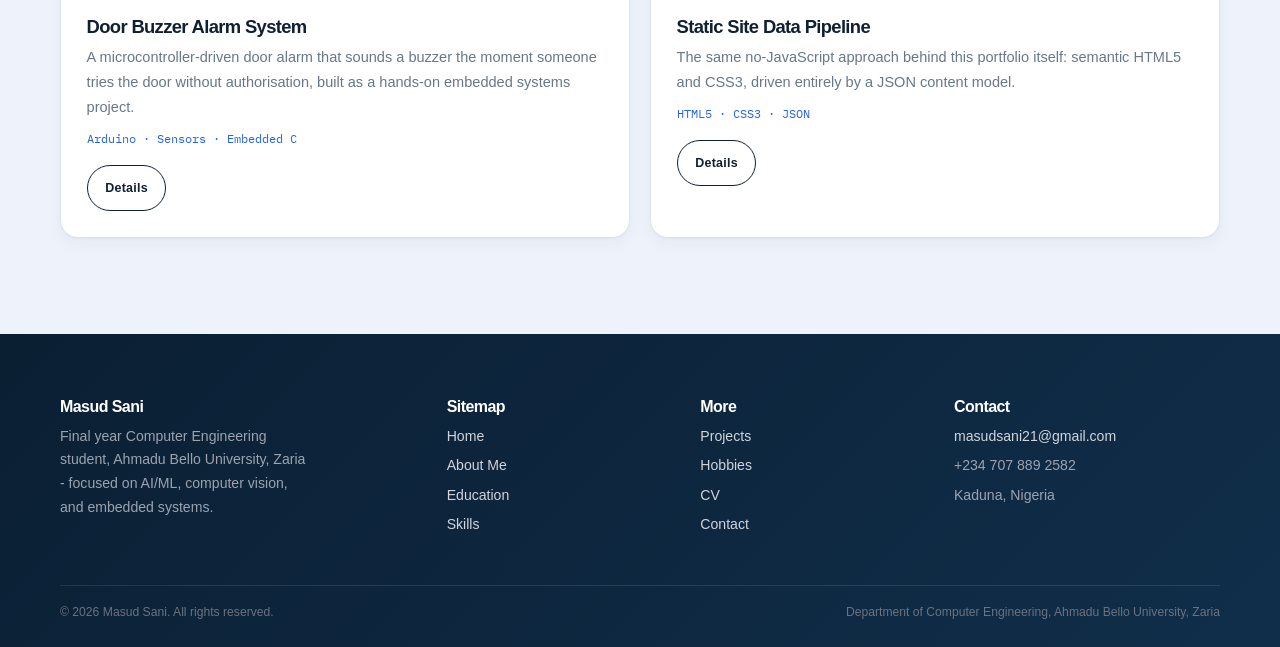
<file: projects.html>
<!DOCTYPE html>
<html lang="en">
<head>
  <meta charset="UTF-8">
  <meta name="viewport" content="width=device-width, initial-scale=1.0">
  <title>Projects &middot; Masud Sani</title>
  <meta name="description" content="Computer vision and embedded projects by Masud Sani.">
  <link rel="preconnect" href="https://fonts.googleapis.com">
  <link href="https://fonts.googleapis.com/css2?family=Space+Grotesk:wght@500;600;700&family=IBM+Plex+Sans:wght@400;500;600&family=IBM+Plex+Mono:wght@400;500&display=swap" rel="stylesheet">
  <link rel="stylesheet" href="assets/css/style.css">
  <script type="application/ld+json">
  {
    "@context": "https://schema.org",
    "@type": "ItemList",
    "itemListElement": [
      {
        "@type": "ListItem",
        "position": 1,
        "item": {
          "@type": "CreativeWork",
          "name": "Facial Recognition Attendance System",
          "dateCreated": "2025-11",
          "genre": "Computer Vision",
          "description": "An attendance system that recognises student faces at the door and logs them automatically, so nobody's stuck chasing a paper sign-in sheet."
        }
      },
      {
        "@type": "ListItem",
        "position": 2,
        "item": {
          "@type": "CreativeWork",
          "name": "Bear Detection System (YOLO)",
          "dateCreated": "2025-08",
          "genre": "AI / ML",
          "description": "A YOLO-based detector trained to spot bears in image and video feeds, built and evaluated as a hands-on computer vision project."
        }
      },
      {
        "@type": "ListItem",
        "position": 3,
        "item": {
          "@type": "CreativeWork",
          "name": "Door Buzzer Alarm System",
          "dateCreated": "2025-04",
          "genre": "Embedded Systems",
          "description": "A microcontroller-driven door alarm that sounds a buzzer the moment someone tries the door without authorisation, built as a hands-on embedded systems project."
        }
      },
      {
        "@type": "ListItem",
        "position": 4,
        "item": {
          "@type": "CreativeWork",
          "name": "Static Site Data Pipeline",
          "dateCreated": "2025-03",
          "genre": "Web",
          "description": "The same no-JavaScript approach behind this portfolio itself: semantic HTML5 and CSS3, driven entirely by a JSON content model."
        }
      }
    ]
  }
  </script>
</head>
<body>
  <a class="skip-link" href="#main">Skip to content</a>
  <header class="site-header">
    <div class="header-inner">
      <a class="brand" href="index.html"><strong>MASUD SANI</strong><span class="brand-id">// Compeng Final Year</span></a>
      <input type="checkbox" id="nav-toggle">
      <label class="nav-toggle-label" for="nav-toggle">MENU</label>
      <nav class="pinstrip" aria-label="Primary">
        <ul>
        <li><a href="index.html">Home</a></li>
        <li><a href="about.html">About Me</a></li>
        <li><a href="education.html">Education</a></li>
        <li><a href="skills.html">Skills</a></li>
        <li><a href="projects.html" aria-current="page">Projects</a></li>
        <li><a href="hobbies.html">Hobbies</a></li>
        <li><a href="cv.html">CV</a></li>
        <li><a href="contact.html">Contact</a></li>
        </ul>
      </nav>
    </div>
  </header>
  <main id="main">
    <section class="hero blueprint registration" style="padding:3.5rem 0;">
      <div class="reg-marks"><span class="tl"></span><span class="tr"></span><span class="bl"></span><span class="br"></span></div>
      <div class="wrap">
        <p class="eyebrow">04 Projects</p>
        <h1 style="max-width:22ch;">Selected Projects</h1>
        <p class="lede">Computer vision and embedded systems projects, built hands on. Click a project for the full write up.</p>
      </div>
    </section>
    <section class="block on-paper">
      <div class="wrap grid cols-2">
        <div class="card" id="prj-001">
            <img src="assets/images/project-attendance-photo.jpg" alt="Breadboard prototype of the Facial Recognition Attendance System, showing the microcontroller wiring and LCD display" style="margin-bottom:1rem;border:1px solid var(--line-paper);aspect-ratio:5/3;object-fit:cover;width:100%;">
            <span class="tag">Computer Vision &middot; 2025-11</span>
            <h3>Facial Recognition Attendance System</h3>
            <p>An attendance system that recognises student faces at the door and logs them automatically, so nobody's stuck chasing a paper sign-in sheet.</p>
            <p style="font-family:var(--f-mono);font-size:.74rem;color:var(--copper);margin-top:.6rem;">Python &middot; OpenCV &middot; Facial Recognition</p>
            <a class="btn modal-trigger" style="margin-top:1rem;" href="#modal-prj-001">Details</a>
          </div><div class="card" id="prj-002">
            <img src="assets/images/project-bear-detection-photo.jpg" alt="YOLO object detection output showing a bear correctly identified with a bounding box" style="margin-bottom:1rem;border:1px solid var(--line-paper);aspect-ratio:5/3;object-fit:cover;width:100%;">
            <span class="tag">AI / ML &middot; 2025-08</span>
            <h3>Bear Detection System (YOLO)</h3>
            <p>A YOLO-based detector trained to spot bears in image and video feeds, built and evaluated as a hands-on computer vision project.</p>
            <p style="font-family:var(--f-mono);font-size:.74rem;color:var(--copper);margin-top:.6rem;">Python &middot; YOLO &middot; Computer Vision</p>
            <a class="btn modal-trigger" style="margin-top:1rem;" href="#modal-prj-002">Details</a>
          </div><div class="card" id="prj-003">
            <img src="assets/images/project-door-buzzer.svg" alt="Door Buzzer Alarm System schematic illustration" style="margin-bottom:1rem;border:1px solid var(--line-paper);">
            <span class="tag">Embedded Systems &middot; 2025-04</span>
            <h3>Door Buzzer Alarm System</h3>
            <p>A microcontroller-driven door alarm that sounds a buzzer the moment someone tries the door without authorisation, built as a hands-on embedded systems project.</p>
            <p style="font-family:var(--f-mono);font-size:.74rem;color:var(--copper);margin-top:.6rem;">Arduino &middot; Sensors &middot; Embedded C</p>
            <a class="btn modal-trigger" style="margin-top:1rem;" href="#modal-prj-003">Details</a>
          </div><div class="card" id="prj-004">
            <img src="assets/images/project-pipeline.svg" alt="Static Site Data Pipeline schematic illustration" style="margin-bottom:1rem;border:1px solid var(--line-paper);">
            <span class="tag">Web &middot; 2025-03</span>
            <h3>Static Site Data Pipeline</h3>
            <p>The same no-JavaScript approach behind this portfolio itself: semantic HTML5 and CSS3, driven entirely by a JSON content model.</p>
            <p style="font-family:var(--f-mono);font-size:.74rem;color:var(--copper);margin-top:.6rem;">HTML5 &middot; CSS3 &middot; JSON</p>
            <a class="btn modal-trigger" style="margin-top:1rem;" href="#modal-prj-004">Details</a>
          </div>
      </div>
    </section>
  </main>
  <footer class="site-footer">
    <div class="wrap">
      <div class="footer-grid">
        <div>
          <h4>Masud Sani</h4>
          <p style="max-width:32ch;color:var(--text-muted-light);font-size:.88rem;">Final year Computer Engineering student, Ahmadu Bello University, Zaria - focused on AI/ML, computer vision, and embedded systems.</p>
        </div>
        <div>
          <h4>Sitemap</h4>
          <ul><li><a href="index.html">Home</a></li><li><a href="about.html">About Me</a></li><li><a href="education.html">Education</a></li><li><a href="skills.html">Skills</a></li></ul>
        </div>
        <div>
          <h4>More</h4>
          <ul><li><a href="projects.html">Projects</a></li><li><a href="hobbies.html">Hobbies</a></li><li><a href="cv.html">CV</a></li><li><a href="contact.html">Contact</a></li></ul>
        </div>
        <div>
          <h4>Contact</h4>
          <ul><li><a href="mailto:masudsani21@gmail.com">masudsani21@gmail.com</a></li><li>+234 707 889 2582</li><li>Kaduna, Nigeria</li></ul>
        </div>
      </div>
      <div class="footer-bottom">
        <span>&copy; 2026 Masud Sani. All rights reserved.</span>
        <span>Department of Computer Engineering, Ahmadu Bello University, Zaria</span>
      </div>
    </div>
  </footer>
<div class="modal" id="modal-prj-001">
    <div class="modal-card">
      <a href="#" class="modal-close" aria-label="Close">&times;</a>
      <span class="eyebrow">Computer Vision &middot; 2025-11</span>
      <h2>Facial Recognition Attendance System</h2>
      <p>An attendance system that recognises student faces at the door and logs them automatically, so nobody's stuck chasing a paper sign-in sheet.</p>
      <p style="font-family:var(--f-mono);font-size:.8rem;color:var(--copper);">Stack: Python &middot; OpenCV &middot; Facial Recognition</p>
    </div>
  </div><div class="modal" id="modal-prj-002">
    <div class="modal-card">
      <a href="#" class="modal-close" aria-label="Close">&times;</a>
      <span class="eyebrow">AI / ML &middot; 2025-08</span>
      <h2>Bear Detection System (YOLO)</h2>
      <p>A YOLO-based detector trained to spot bears in image and video feeds, built and evaluated as a hands-on computer vision project.</p>
      <p style="font-family:var(--f-mono);font-size:.8rem;color:var(--copper);">Stack: Python &middot; YOLO &middot; Computer Vision</p>
    </div>
  </div><div class="modal" id="modal-prj-003">
    <div class="modal-card">
      <a href="#" class="modal-close" aria-label="Close">&times;</a>
      <span class="eyebrow">Embedded Systems &middot; 2025-04</span>
      <h2>Door Buzzer Alarm System</h2>
      <p>A microcontroller-driven door alarm that sounds a buzzer the moment someone tries the door without authorisation, built as a hands-on embedded systems project.</p>
      <p style="font-family:var(--f-mono);font-size:.8rem;color:var(--copper);">Stack: Arduino &middot; Sensors &middot; Embedded C</p>
    </div>
  </div><div class="modal" id="modal-prj-004">
    <div class="modal-card">
      <a href="#" class="modal-close" aria-label="Close">&times;</a>
      <span class="eyebrow">Web &middot; 2025-03</span>
      <h2>Static Site Data Pipeline</h2>
      <p>The same no-JavaScript approach behind this portfolio itself: semantic HTML5 and CSS3, driven entirely by a JSON content model.</p>
      <p style="font-family:var(--f-mono);font-size:.8rem;color:var(--copper);">Stack: HTML5 &middot; CSS3 &middot; JSON</p>
    </div>
  </div>
</body>
</html>
</file>
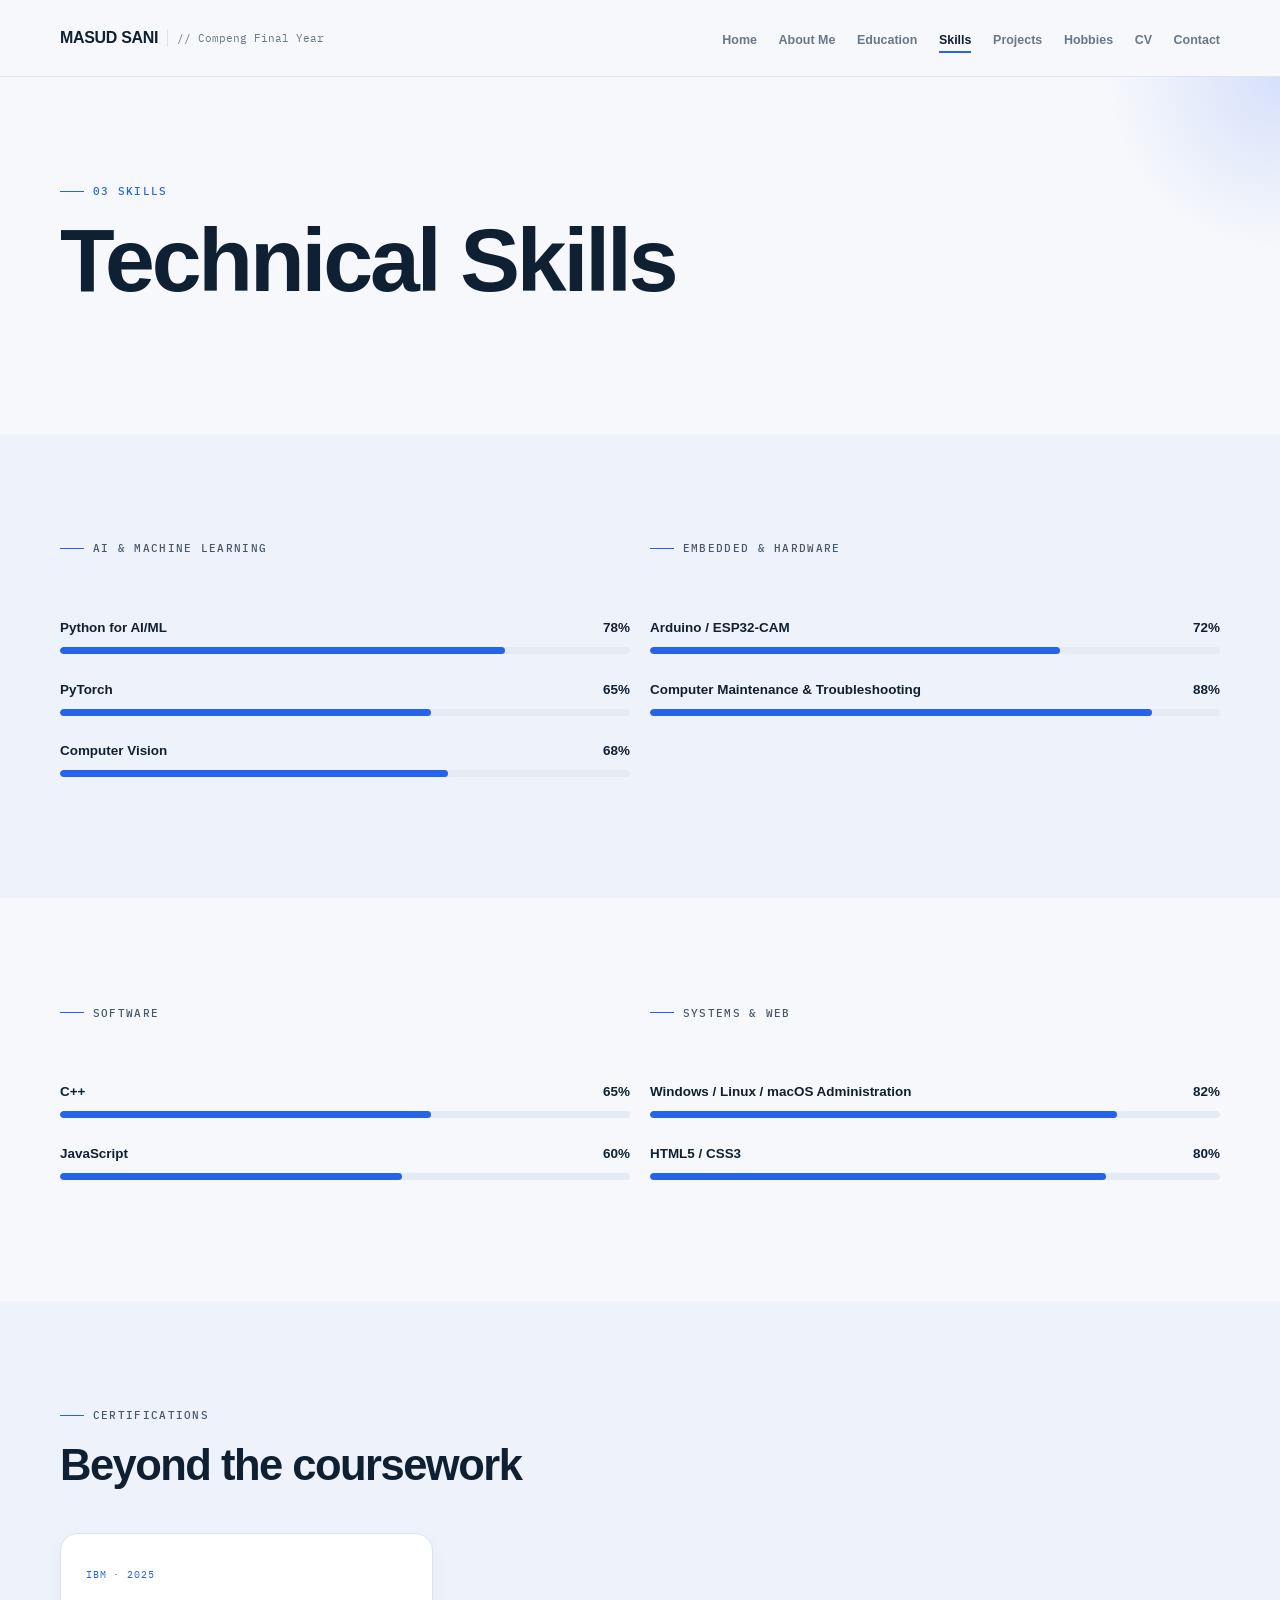
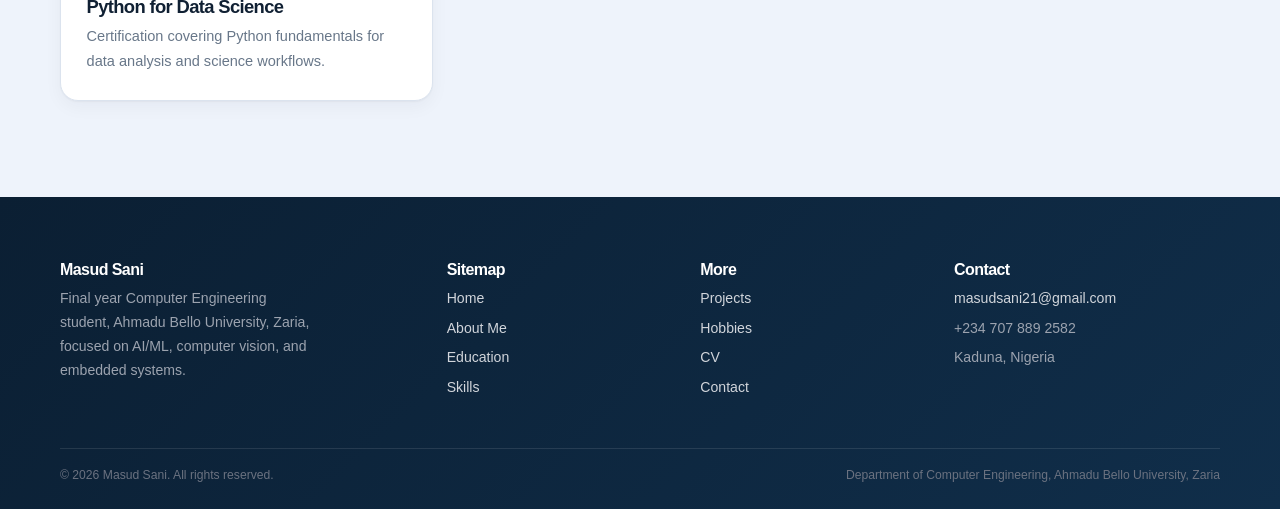
<file: skills.html>
<!DOCTYPE html>
<html lang="en">
<head>
  <meta charset="UTF-8">
  <meta name="viewport" content="width=device-width, initial-scale=1.0">
  <title>Skills &middot; Masud Sani</title>
  <meta name="description" content="Technical skills of Masud Sani across AI/ML, embedded systems, and computer maintenance.">
  <link rel="preconnect" href="https://fonts.googleapis.com">
  <link href="https://fonts.googleapis.com/css2?family=Space+Grotesk:wght@500;600;700&family=IBM+Plex+Sans:wght@400;500;600&family=IBM+Plex+Mono:wght@400;500&display=swap" rel="stylesheet">
  <link rel="stylesheet" href="assets/css/style.css">
</head>
<body>
  <a class="skip-link" href="#main">Skip to content</a>
  <header class="site-header">
    <div class="header-inner">
      <a class="brand" href="index.html"><strong>MASUD SANI</strong><span class="brand-id">// Compeng Final Year</span></a>
      <input type="checkbox" id="nav-toggle">
      <label class="nav-toggle-label" for="nav-toggle">MENU</label>
      <nav class="pinstrip" aria-label="Primary">
        <ul>
        <li><a href="index.html">Home</a></li>
        <li><a href="about.html">About Me</a></li>
        <li><a href="education.html">Education</a></li>
        <li><a href="skills.html" aria-current="page">Skills</a></li>
        <li><a href="projects.html">Projects</a></li>
        <li><a href="hobbies.html">Hobbies</a></li>
        <li><a href="cv.html">CV</a></li>
        <li><a href="contact.html">Contact</a></li>
        </ul>
      </nav>
    </div>
  </header>
  <main id="main">
    <section class="hero blueprint registration" style="padding:3.5rem 0;">
      <div class="reg-marks"><span class="tl"></span><span class="tr"></span><span class="bl"></span><span class="br"></span></div>
      <div class="wrap">
        <p class="eyebrow">03 Skills</p>
        <h1 style="max-width:22ch;">Technical Skills</h1>
      </div>
    </section>
    <section class="block on-paper">
      <div class="wrap grid cols-2">
        <div>
          <div class="section-head"><p class="eyebrow">AI &amp; Machine Learning</p></div>
          <div class="skill-row">
              <div class="label"><span>Python for AI/ML</span><span>78%</span></div>
              <div class="meter"><span style="width:78%"></span></div>
            </div>
          <div class="skill-row">
              <div class="label"><span>PyTorch</span><span>65%</span></div>
              <div class="meter"><span style="width:65%"></span></div>
            </div>
          <div class="skill-row">
              <div class="label"><span>Computer Vision</span><span>68%</span></div>
              <div class="meter"><span style="width:68%"></span></div>
            </div>
        </div>
        <div>
          <div class="section-head"><p class="eyebrow">Embedded &amp; Hardware</p></div>
          <div class="skill-row">
              <div class="label"><span>Arduino / ESP32-CAM</span><span>72%</span></div>
              <div class="meter"><span style="width:72%"></span></div>
            </div>
          <div class="skill-row">
              <div class="label"><span>Computer Maintenance &amp; Troubleshooting</span><span>88%</span></div>
              <div class="meter"><span style="width:88%"></span></div>
            </div>
        </div>
      </div>
    </section>
    <section class="block on-paper-2">
      <div class="wrap grid cols-2">
        <div>
          <div class="section-head"><p class="eyebrow">Software</p></div>
          <div class="skill-row">
              <div class="label"><span>C++</span><span>65%</span></div>
              <div class="meter"><span style="width:65%"></span></div>
            </div>
          <div class="skill-row">
              <div class="label"><span>JavaScript</span><span>60%</span></div>
              <div class="meter"><span style="width:60%"></span></div>
            </div>
        </div>
        <div>
          <div class="section-head"><p class="eyebrow">Systems &amp; Web</p></div>
          <div class="skill-row">
              <div class="label"><span>Windows / Linux / macOS Administration</span><span>82%</span></div>
              <div class="meter"><span style="width:82%"></span></div>
            </div>
          <div class="skill-row">
              <div class="label"><span>HTML5 / CSS3</span><span>80%</span></div>
              <div class="meter"><span style="width:80%"></span></div>
            </div>
        </div>
      </div>
    </section>
    <section class="block on-paper">
      <div class="wrap">
        <div class="section-head">
          <p class="eyebrow">Certifications</p>
          <h2>Beyond the coursework</h2>
        </div>
        <div class="grid cols-3">
          <div class="card"><span class="tag">IBM &middot; 2025</span><h3>Python for Data Science</h3><p>Certification covering Python fundamentals for data analysis and science workflows.</p></div>
        </div>
      </div>
    </section>
  </main>
  <footer class="site-footer">
    <div class="wrap">
      <div class="footer-grid">
        <div>
          <h4>Masud Sani</h4>
          <p style="max-width:32ch;color:var(--text-muted-light);font-size:.88rem;">Final year Computer Engineering student, Ahmadu Bello University, Zaria, focused on AI/ML, computer vision, and embedded systems.</p>
        </div>
        <div>
          <h4>Sitemap</h4>
          <ul>
            <li><a href="index.html">Home</a></li>
            <li><a href="about.html">About Me</a></li>
            <li><a href="education.html">Education</a></li>
            <li><a href="skills.html">Skills</a></li>
          </ul>
        </div>
        <div>
          <h4>More</h4>
          <ul>
            <li><a href="projects.html">Projects</a></li>
            <li><a href="hobbies.html">Hobbies</a></li>
            <li><a href="cv.html">CV</a></li>
            <li><a href="contact.html">Contact</a></li>
          </ul>
        </div>
        <div>
          <h4>Contact</h4>
          <ul>
            <li><a href="mailto:masudsani21@gmail.com">masudsani21@gmail.com</a></li>
            <li>+234 707 889 2582</li>
            <li>Kaduna, Nigeria</li>
          </ul>
        </div>
      </div>
      <div class="footer-bottom">
        <span>&copy; 2026 Masud Sani. All rights reserved.</span>
        <span>Department of Computer Engineering, Ahmadu Bello University, Zaria</span>
      </div>
    </div>
  </footer>
</body>
</html>
</file>
<file: assets/css/style.css>
/* =========================================================
   Masud Sani: Premium Minimal Portfolio
   Clean editorial interface for a software / AI engineer.
   ========================================================= */

:root {
  --bg: #f7f8fc;
  --bg-soft: #eef3fb;
  --bg-muted: #e5ebf4;
  --text: #102033;
  --text-soft: #46576b;
  --text-muted: #687789;
  --line: #dbe3ee;
  --line-strong: #c5d0de;
  --accent: #2563eb;
  --accent-dark: #1749a2;
  --accent-soft: #e7f0ff;
  --copper: var(--accent);
  --signal: var(--accent);
  --text-muted-dark: var(--text-muted);
  --text-muted-light: #9ca3af;
  --line-paper: var(--line);
  --footer: #0b1f33;
  --white: #ffffff;
  --f-display: 'Inter', 'Helvetica Neue', Arial, sans-serif;
  --f-body: 'Inter', 'Helvetica Neue', Arial, sans-serif;
  --f-mono: 'IBM Plex Mono', 'SFMono-Regular', Consolas, monospace;
  --radius: 18px;
  --shadow-sm: 0 1px 2px rgba(16,32,51,.045), 0 6px 18px rgba(16,32,51,.045);
  --shadow-md: 0 14px 40px rgba(16,32,51,.09);
  --max: 1160px;
}

* { box-sizing: border-box; }
html { scroll-behavior: smooth; }
body {
  margin: 0;
  background: var(--bg);
  color: var(--text);
  font-family: var(--f-body);
  font-size: 16px;
  line-height: 1.7;
  -webkit-font-smoothing: antialiased;
}
img { max-width: 100%; display: block; }
a { color: var(--accent); text-decoration: none; transition: color .2s ease, opacity .2s ease; }
a:hover { color: var(--accent-dark); }
a:focus-visible, button:focus-visible, .nav-toggle:focus-visible {
  outline: 3px solid rgba(37,99,235,.22);
  outline-offset: 4px;
}

@media (prefers-reduced-motion: reduce) {
  html { scroll-behavior: auto; }
  *, *::before, *::after { transition: none !important; animation: none !important; }
}

h1, h2, h3, h4 {
  font-family: var(--f-display);
  font-weight: 700;
  letter-spacing: -.035em;
  line-height: 1.12;
  margin: 0 0 .55em;
}
h1 { font-size: clamp(2.8rem, 7vw, 5.6rem); }
h2 { font-size: clamp(1.8rem, 3.4vw, 2.8rem); }
h3 { font-size: 1.15rem; }
h4 { font-size: 1rem; }
p { margin-top: 0; }

.skip-link {
  position: fixed; left: 1rem; top: 1rem; z-index: 100;
  transform: translateY(-160%);
  background: var(--text); color: var(--white);
  padding: .65rem 1rem; border-radius: 10px;
}
.skip-link:focus { transform: translateY(0); }

.wrap { width: min(var(--max), calc(100% - 3rem)); margin: 0 auto; }

/* ---------- Header ---------- */
.site-header {
  position: sticky; top: 0; z-index: 50;
  background: rgba(247,248,252,.88);
  border-bottom: 1px solid rgba(219,227,238,.88);
  backdrop-filter: blur(16px);
  -webkit-backdrop-filter: blur(16px);
}
.header-inner {
  min-height: 76px;
  display: flex; align-items: center; justify-content: space-between;
  gap: 2rem;
  width: min(var(--max), calc(100% - 3rem)); margin: 0 auto;
}
.brand {
  display: inline-flex; align-items: center; gap: .55rem;
  color: var(--text); font-size: .98rem;
}
.brand strong { font-family: var(--f-display); font-size: 1rem; letter-spacing: -.02em; }
.brand .brand-id {
  color: var(--text-muted); font-family: var(--f-mono); font-size: .68rem;
  border-left: 1px solid var(--line); padding-left: .55rem;
}
nav.pinstrip { display: flex; }
nav.pinstrip ul { list-style: none; display: flex; gap: 1.35rem; margin: 0; padding: 0; }
nav.pinstrip a {
  color: var(--text-muted); font-size: .78rem; font-weight: 600;
  padding: .3rem 0; border-bottom: 2px solid transparent;
}
nav.pinstrip a:hover, nav.pinstrip a[aria-current="page"] {
  color: var(--text); border-bottom-color: var(--accent); text-decoration: none;
}
.nav-toggle-label { display: none; }
#nav-toggle { display: none; }

/* ---------- Shared page hero ---------- */
.hero,
.hero.blueprint {
  position: relative;
  padding: 6rem 0 5rem !important;
  background: linear-gradient(135deg, #f7f8fc 0%, #edf4ff 62%, #e8f0ff 100%) !important;
  color: var(--text) !important;
  background-image: none !important;
  overflow: hidden;
}
.hero::after {
  content: "";
  position: absolute; width: 360px; height: 360px; right: -180px; top: -180px;
  border-radius: 50%; background: radial-gradient(circle, rgba(37,99,235,.16), rgba(37,99,235,0) 68%); pointer-events: none;
}
.hero .wrap { position: relative; z-index: 1; }
.hero h1 { color: var(--text) !important; max-width: 12ch; }
.hero .lede { color: var(--text-soft) !important; }
.hero .eyebrow { color: var(--accent); }
.hero .eyebrow::before { background: var(--accent); }

/* Hide old engineering registration marks without changing HTML. */
.reg-marks { display: none; }

.eyebrow {
  display: inline-flex; align-items: center; gap: .55rem;
  font-family: var(--f-mono); font-size: .68rem; font-weight: 500;
  letter-spacing: .12em; text-transform: uppercase;
  color: var(--accent); margin-bottom: 1rem;
}
.eyebrow::before { content: ""; width: 24px; height: 1px; background: var(--accent); }

.hero-grid { display: grid; grid-template-columns: 1.25fr .75fr; gap: 5rem; align-items: center; }
.hero h1 { font-size: clamp(3rem, 7vw, 5.8rem); line-height: .98; }
.hero h1 .accent { color: var(--accent); }
.hero p.lede { max-width: 60ch; font-size: 1.08rem; margin: 1.35rem 0 2rem; }

.trace-list {
  display: flex; flex-wrap: wrap; gap: .55rem;
  list-style: none; padding: 0; margin: 0 0 2rem;
}
.trace-list li {
  border: 1px solid var(--line); background: var(--bg-soft);
  border-radius: 999px; padding: .35rem .7rem;
  color: var(--text-soft); font-size: .78rem;
}

.btn {
  display: inline-flex; align-items: center; justify-content: center;
  min-height: 46px; padding: .7rem 1.1rem;
  border: 1px solid var(--text); border-radius: 999px;
  background: transparent; color: var(--text);
  font-size: .78rem; font-weight: 700; letter-spacing: .02em;
  transition: transform .2s ease, box-shadow .2s ease, background .2s ease, color .2s ease, border-color .2s ease;
}
.btn:hover { transform: translateY(-2px); box-shadow: var(--shadow-sm); text-decoration: none; }
.btn.solid { background: var(--accent); color: var(--white); border-color: var(--accent); box-shadow: 0 8px 20px rgba(37,99,235,.18); }
.btn.solid:hover { background: var(--accent-dark); border-color: var(--accent-dark); color: var(--white); box-shadow: 0 12px 28px rgba(37,99,235,.24); }
.btn.ghost-light, .hero .btn.ghost-light { background: rgba(255,255,255,.72); color: var(--text); border-color: #b9c9df; }
.btn.ghost-light:hover { border-color: var(--text); background: var(--bg-soft); color: var(--text); }
.btn + .btn { margin-left: .65rem; }

.figure-panel {
  padding: .75rem; background: rgba(255,255,255,.78); border: 1px solid var(--line);
  border-radius: 24px; box-shadow: var(--shadow-md);
  transform: rotate(1deg);
  transition: transform .35s ease, box-shadow .35s ease;
}
.figure-panel:hover { transform: rotate(0) translateY(-5px); box-shadow: 0 22px 55px rgba(16,32,51,.13); }
.figure-panel .chip {
  aspect-ratio: 4/5; border: 0; border-radius: 17px; overflow: hidden;
  background: var(--bg-muted); display: flex; align-items: center; justify-content: center;
}
.chip::before, .chip::after { display: none; }
.chip.has-photo img { width: 100%; height: 100%; object-fit: cover; filter: none; }
.figure-caption {
  font-family: var(--f-mono); font-size: .64rem; color: var(--text-muted);
  margin: .7rem .2rem .1rem; display: flex; justify-content: space-between;
}

/* ---------- Sections ---------- */
section.block { padding: 6rem 0; }
section.block.on-paper,
section.block.on-paper-2,
section.block.on-navy {
  background: var(--bg) !important; color: var(--text) !important;
  background-image: none !important;
}
section.block.on-paper-2 { background: linear-gradient(180deg, #eef3fb 0%, #f7f9fc 100%) !important; }
section.on-navy .section-head p { color: var(--text-soft); }
.section-head { max-width: 66ch; margin-bottom: 2.7rem; }
.section-head h2 { color: var(--text); }
.section-head p { color: var(--text-soft); }
.rule { border: 0; border-top: 1px solid var(--line); margin: 4rem 0; }

.grid { display: grid; gap: 1.25rem; }
.grid.cols-2 { grid-template-columns: repeat(2, 1fr); }
.grid.cols-3 { grid-template-columns: repeat(3, 1fr); }
.grid.cols-4 { grid-template-columns: repeat(4, 1fr); }

.card,
section.on-navy .card {
  position: relative;
  background: #ffffff !important;
  border: 1px solid var(--line) !important;
  border-radius: var(--radius);
  padding: 1.6rem;
  box-shadow: var(--shadow-sm);
  transition: transform .25s ease, box-shadow .25s ease, border-color .25s ease;
}
.card:hover { transform: translateY(-4px); box-shadow: var(--shadow-md); border-color: #b9c9df !important; }
.card .tag {
  display: inline-block; font-family: var(--f-mono); font-size: .65rem;
  color: var(--accent); letter-spacing: .08em; text-transform: uppercase;
}
.card h3 { margin: .65rem 0 .45rem; }
.card p { color: var(--text-muted); font-size: .91rem; margin: 0; }
section.on-navy .card p { color: var(--text-muted); }

/* ---------- About / education / skills / CV content ---------- */
.portrait-sm { width: 96px; height: 96px; border-radius: 50%; overflow: hidden; border: 1px solid var(--line); flex: none; }
.portrait-sm img { width: 100%; height: 100%; object-fit: cover; }

.skill-row { margin-bottom: 1.55rem; }
.skill-row .label { display: flex; justify-content: space-between; gap: 1rem; font-size: .84rem; font-weight: 600; margin-bottom: .45rem; }
.meter { height: 7px; border-radius: 999px; background: var(--bg-muted) !important; overflow: hidden; }
.meter span { display: block; height: 100%; background: var(--accent); border-radius: inherit; }

.timeline { border-left: 1px solid var(--line); padding-left: 1.8rem; }
.timeline .item { position: relative; padding-bottom: 2.6rem; }
.timeline .item:last-child { padding-bottom: 0; }
.timeline .item::before {
  content: ""; position: absolute; left: -2.12rem; top: .35rem;
  width: 10px; height: 10px; border-radius: 50%; background: var(--accent);
  border: 3px solid var(--white); box-shadow: 0 0 0 1px var(--accent);
}

.datasheet { width: 100%; border-collapse: collapse; background: var(--white); border: 1px solid var(--line); border-radius: 16px; overflow: hidden; box-shadow: var(--shadow-sm); }
.datasheet th, .datasheet td { padding: 1rem 1.15rem; border-bottom: 1px solid var(--line); text-align: left; vertical-align: top; }
.datasheet tr:last-child th, .datasheet tr:last-child td { border-bottom: 0; }
.datasheet th { width: 28%; color: var(--text-muted); font-size: .78rem; font-weight: 600; }
.datasheet td { color: var(--text-soft); }

/* ---------- Project imagery ---------- */
.project-grid { align-items: stretch; }
.project-card { overflow: hidden; padding: 0 !important; }
.project-card img { width: 100%; aspect-ratio: 16/9; object-fit: cover; background: var(--bg-muted); border-bottom: 1px solid var(--line); transition: transform .4s ease; }
.project-card:hover img { transform: scale(1.025); }
.project-card > .project-body { padding: 1.5rem; }

/* ---------- Forms / accordions / panels ---------- */
.field { margin-bottom: 1rem; }
.field label { display: block; font-size: .8rem; font-weight: 600; margin-bottom: .35rem; }
.field input, .field textarea, .field select {
  width: 100%; border: 1px solid var(--line-strong); background: var(--white); color: var(--text);
  border-radius: 12px; padding: .8rem .9rem; font: inherit; outline: none;
  transition: border-color .2s ease, box-shadow .2s ease;
}
.field input:focus, .field textarea:focus, .field select:focus { border-color: var(--accent); box-shadow: 0 0 0 4px rgba(37,99,235,.11); }
.panel { background: var(--white); border: 1px solid var(--line); border-radius: var(--radius); padding: 1.5rem; box-shadow: var(--shadow-sm); }
.accordion-item { border-bottom: 1px solid var(--line); padding: 1rem 0; }
.accordion-item:last-child { border-bottom: 0; }
.modal { background: rgba(11,31,51,.48); backdrop-filter: blur(6px); }
.modal-card { background: var(--white); border-radius: 20px; box-shadow: var(--shadow-md); }

/* ---------- Modal details ---------- */
.modal {
  position: fixed; inset: 0; z-index: 80; display: none; align-items: center; justify-content: center;
  padding: 1.25rem; background: rgba(11,31,51,.55);
}
.modal:target { display: flex; animation: fadeIn .2s ease both; }
.modal-card { position: relative; width: min(640px, 100%); padding: 2rem; max-height: 85vh; overflow: auto; }
.modal-close { position: absolute; right: 1rem; top: .75rem; font-size: 1.7rem; color: var(--text-muted); line-height: 1; }
.modal-close:hover { color: var(--text); text-decoration: none; }
@keyframes fadeIn { from { opacity: 0; } to { opacity: 1; } }

/* ---------- Footer ---------- */
.site-footer { background: linear-gradient(135deg, #0b1f33 0%, #102e4a 100%); color: #d1d5db; padding: 4rem 0 1.5rem; margin-top: 0; }
.site-footer h4 { color: var(--white); }
.site-footer p, .site-footer li { color: #9ca3af; }
.site-footer a { color: #d1d5db; }
.site-footer a:hover { color: var(--white); }
.footer-grid { display: grid; grid-template-columns: 1.6fr 1fr 1fr 1.2fr; gap: 2rem; }
.site-footer ul { list-style: none; margin: 0; padding: 0; display: grid; gap: .35rem; font-size: .88rem; }
.footer-bottom { display: flex; justify-content: space-between; gap: 1rem; border-top: 1px solid rgba(255,255,255,.1); margin-top: 3rem; padding-top: 1rem; color: #6b7280; font-size: .76rem; }

/* ---------- Color accents ---------- */
.hero-grid > div:first-child { position: relative; }
.hero-grid > div:first-child::before {
  content: ""; position: absolute; left: -3rem; top: -2rem; width: 150px; height: 150px;
  border-radius: 50%; background: rgba(37,99,235,.08); filter: blur(2px); z-index: -1;
}
section.block:nth-of-type(even) { background: #eef3fb !important; }
section.block:nth-of-type(odd) { background: #f7f8fc !important; }
.eyebrow { color: var(--accent); }
.card .tag { color: var(--accent); }

/* ---------- Subtle entrance animation ---------- */
@keyframes riseIn { from { opacity: 0; transform: translateY(14px); } to { opacity: 1; transform: translateY(0); } }
main > section:first-child .wrap { animation: riseIn .65s ease both; }
section.block .card, section.block .panel { animation: riseIn .55s ease both; }

@media (max-width: 900px) {
  .hero-grid { grid-template-columns: 1fr; gap: 3rem; }
  .figure-panel { max-width: 440px; }
  .grid.cols-3, .grid.cols-4 { grid-template-columns: repeat(2, 1fr); }
  .footer-grid { grid-template-columns: repeat(2, 1fr); }
}

@media (max-width: 800px) {
  .header-inner { min-height: 68px; }
  .nav-toggle-label {
    display: inline-flex; align-items: center; cursor: pointer;
    border: 1px solid var(--line); border-radius: 999px;
    padding: .45rem .75rem; font-size: .72rem; font-weight: 700; color: var(--text);
  }
  nav.pinstrip {
    display: none; position: absolute; left: 0; right: 0; top: 100%;
    background: rgba(255,255,255,.98); border-bottom: 1px solid var(--line);
    box-shadow: var(--shadow-md);
  }
  nav.pinstrip ul { flex-direction: column; padding: 1rem 1.5rem 1.3rem; gap: .15rem; }
  nav.pinstrip a { display: block; padding: .7rem 0; border-bottom: 0; }
  #nav-toggle:checked ~ nav.pinstrip { display: block; }
  .hero { padding: 4.5rem 0 4rem !important; }
  section.block { padding: 4.5rem 0; }
}

@media (max-width: 620px) {
  .wrap, .header-inner { width: min(var(--max), calc(100% - 2rem)); }
  .brand .brand-id { display: none; }
  .hero h1 { font-size: clamp(2.65rem, 13vw, 4.2rem); }
  .hero p.lede { font-size: 1rem; }
  .grid.cols-2, .grid.cols-3, .grid.cols-4 { grid-template-columns: 1fr; }
  .footer-grid { grid-template-columns: 1fr; }
  .footer-bottom { flex-direction: column; }
  .datasheet th, .datasheet td { display: block; width: 100%; }
  .datasheet th { padding-bottom: .25rem; border-bottom: 0; }
  .datasheet td { padding-top: .25rem; }
  .btn { width: 100%; }
  .btn + .btn { margin: .65rem 0 0; }
}
</file>
